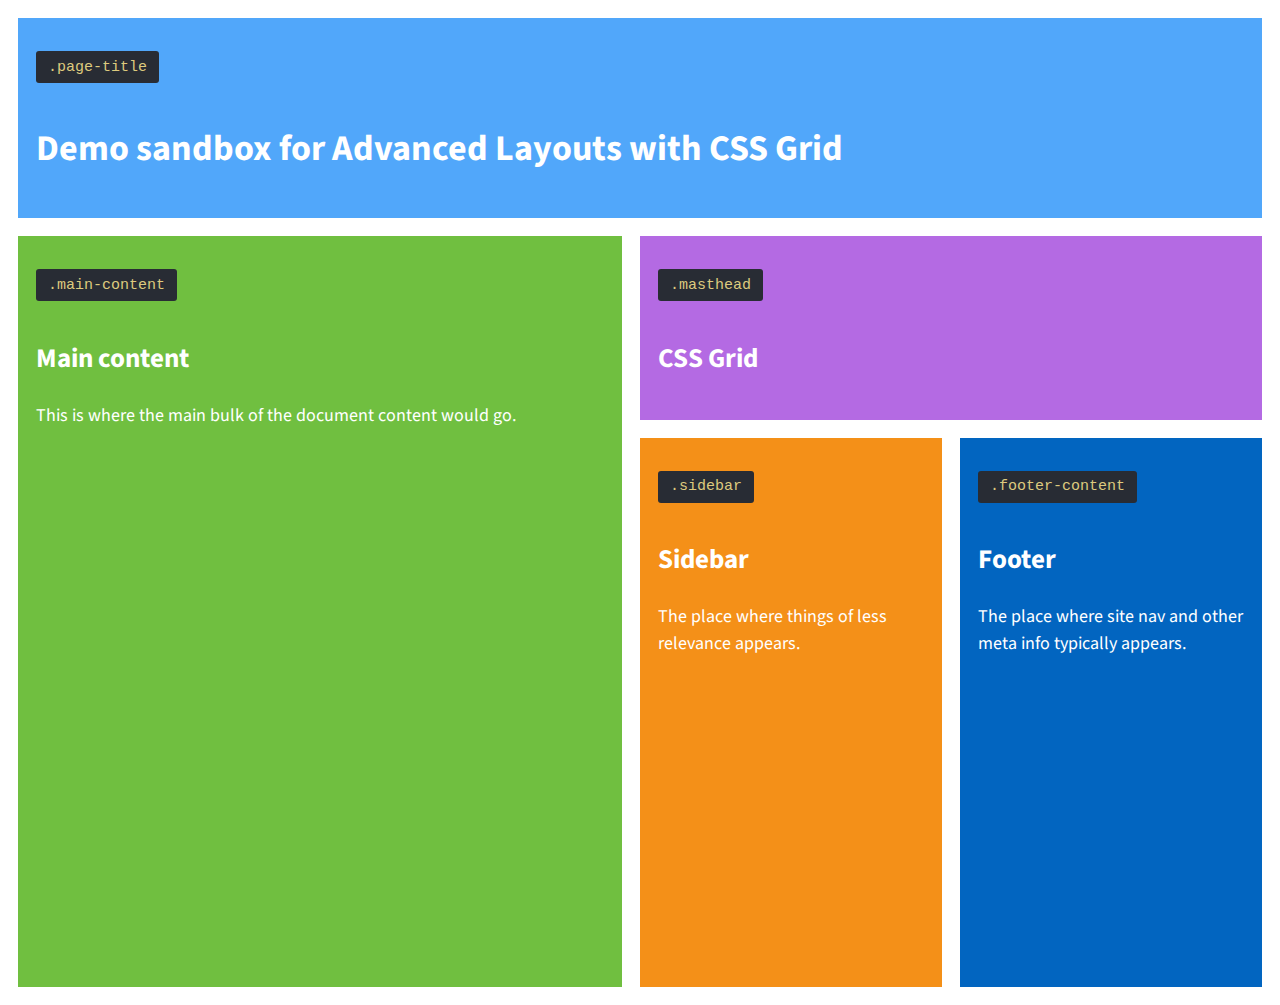
<file: 01-core-principles/index.html>
<!DOCTYPE html>
<html lang="en-US">
	<head>
		<meta charset="UTF-8" />
		<meta name="viewport" content="width=device-width, initial-scale=1" />
		<title>Basic Grid Demo</title>
		<link
			href="https://fonts.googleapis.com/css?family=PT+Serif:400,400i,700,700i|Source+Sans+Pro:400,400i,600,600i"
			rel="stylesheet"
		/>
		<link rel="stylesheet" href="style-main.css" type="text/css" media="all" />
		<link rel="stylesheet" href="style-grid.css" type="text/css" media="all" />
	</head>

	<body class="site">
		<a class="skip-link screen-reader-text" href="#content">Skip to content</a>

		<header class="masthead">
			<code class="identifier"><pre>.masthead</pre></code>
			<h2>CSS Grid</h2>
		</header>
		<!-- .masthead -->

		<div class="page-title">
			<code class="identifier"><pre>.page-title</pre></code>
			<h1>Demo sandbox for Advanced Layouts with CSS Grid</h1>
		</div>
		<!-- .page-title -->

		<main id="content" class="main-content">
			<code class="identifier"><pre>.main-content</pre></code>
			<h2>Main content</h2>
			<p>This is where the main bulk of the document content would go.</p>
		</main>
		<!-- #content .main-content -->

		<aside class="sidebar">
			<code class="identifier"><pre>.sidebar</pre></code>
			<h2>Sidebar</h2>
			<p>The place where things of less relevance appears.</p>
		</aside>
		<!-- .sidebar -->

		<footer class="footer-content">
			<code class="identifier"><pre>.footer-content</pre></code>
			<h2>Footer</h2>
			<p>
				<span class="bg"
					>The place where site nav and other meta info typically appears.</span
				>
			</p>
		</footer>
		<!-- .footer-content -->
	</body>
</html>
</file>
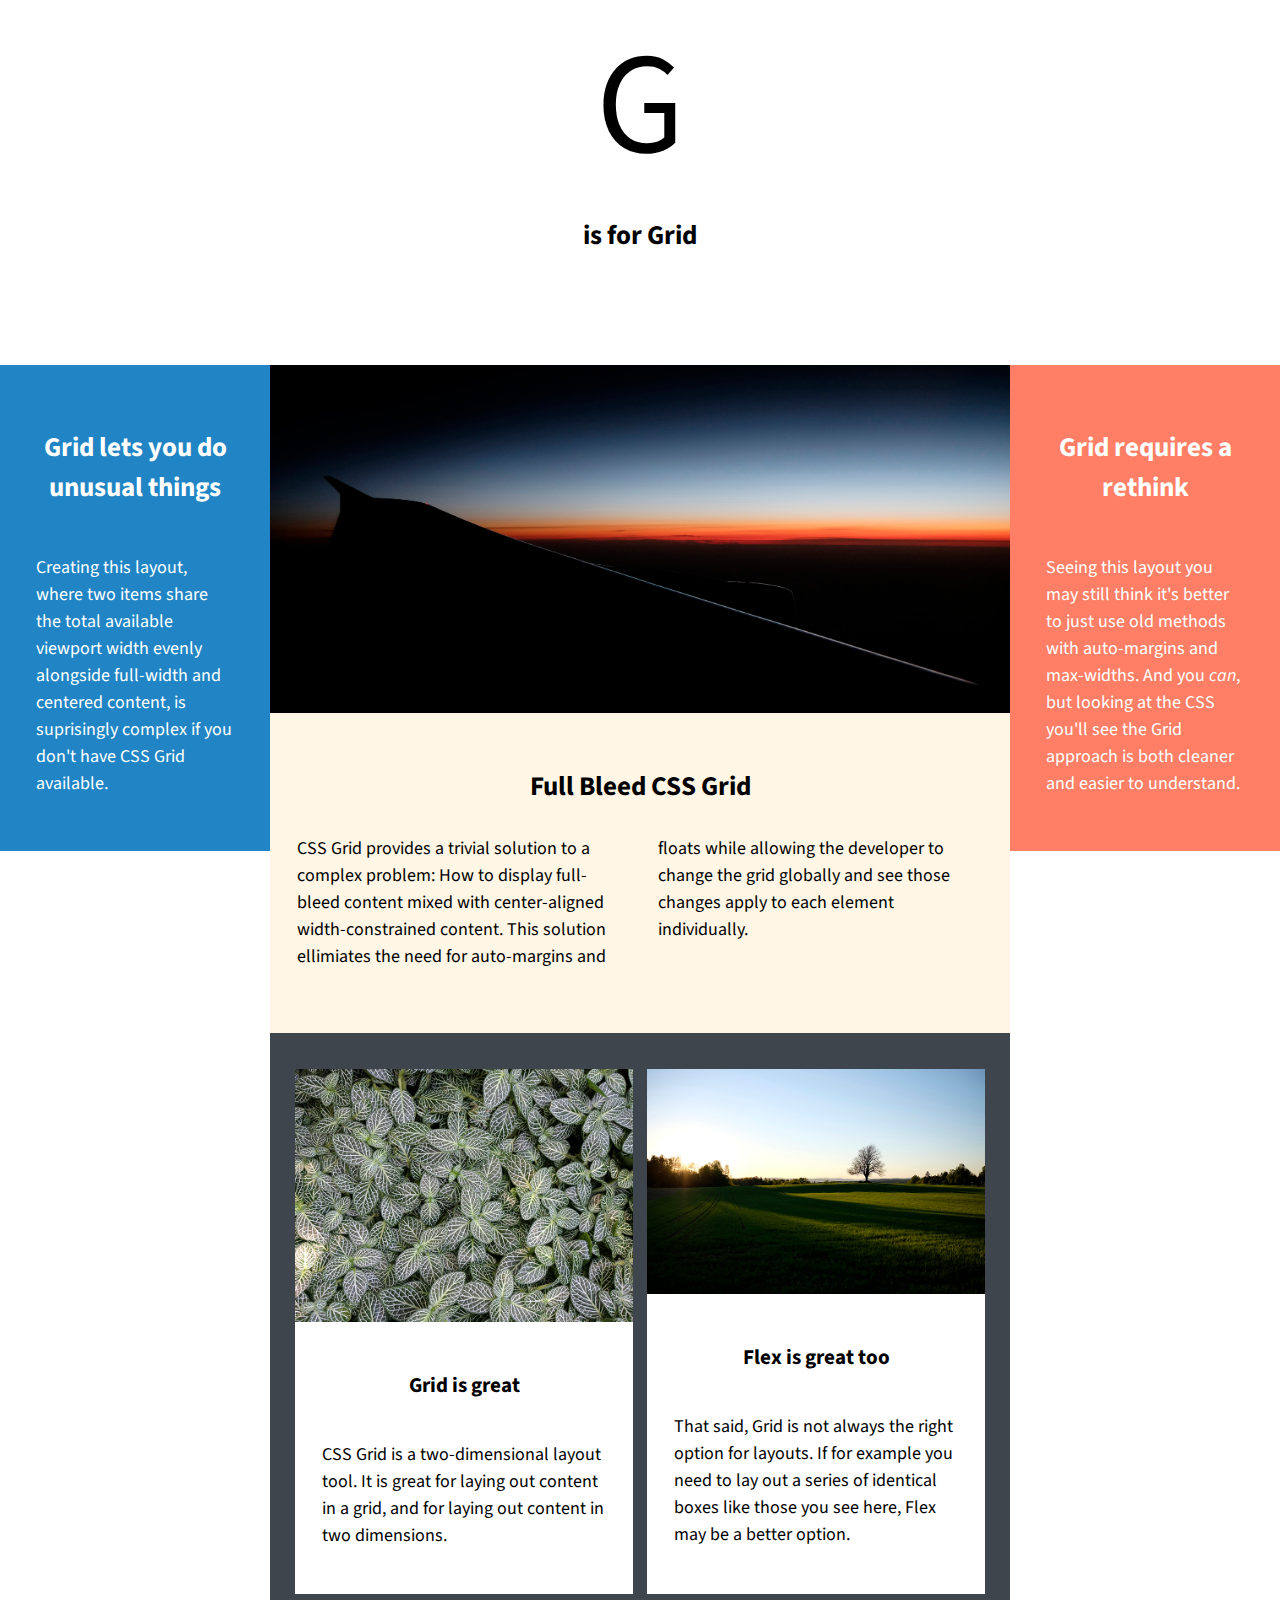
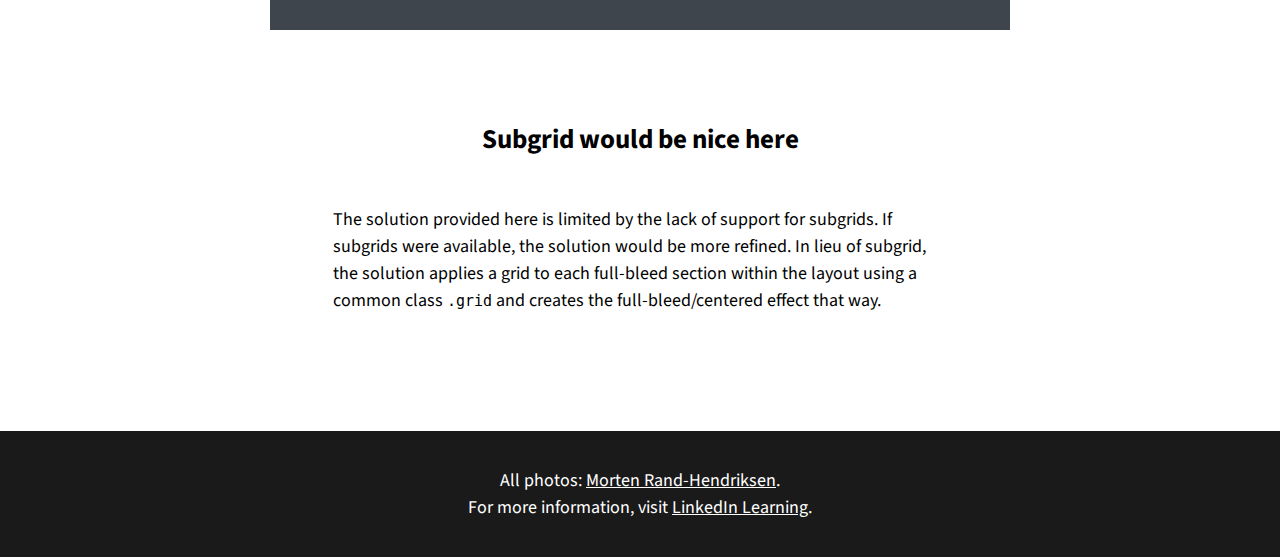
<file: 03-multi-column-layout/index.html>
<!DOCTYPE html>
<html lang="en-US">

<head>
    <meta charset="UTF-8">
    <meta name="viewport" content="width=device-width, initial-scale=1">
    <title>Basic Grid Demo</title>
    <link href="https://fonts.googleapis.com/css?family=PT+Serif:400,400i,700,700i|Source+Sans+Pro:400,400i,600,600i" rel="stylesheet">
    <link rel="stylesheet" href="style-main.css" type="text/css" media="all">
</head>

<body class="site">
    <a class="skip-link screen-reader-text" href="#content">Skip to content</a>

    <header class="masthead">
        <div class="logo">G</div>
        <h2 class="site-title">is for Grid</h2>
    </header><!-- .masthead -->

    <figure class="feature">
        <img src="images/wing.jpg" alt="The sun sets behind the wing of an airliner.">
    </figure>

    <main id="content" class="main-area">
        <section class="splash">
            <div class="splash-content">
                <h2 class="content-title">Full Bleed CSS Grid</h2>
                <div class="splash-text">
                    <p>CSS Grid provides a trivial solution to a complex problem: How to display full-bleed content mixed with center-aligned width-constrained content. This solution ellimiates the need for auto-margins and floats while allowing the developer to change the grid globally and see those changes apply to each element individually.</p>
                </div><!-- .splash-text -->
            </div><!-- .splash-content -->
        </section><!-- .splash -->

        <section class="buckets">
            <ul>
                <li>
                    <img src="images/nerve.jpg" alt="The leaves of a Nerve Plant.">
                    <div class="bucket">
                        <h3 class="bucket-title">Grid is great</h3>
                        <p>CSS Grid is a two-dimensional layout tool. It is great for laying out content in a grid, and for laying out content in two dimensions.</p>
                    </div><!-- .bucket -->
                </li>
                <li>
                    <img src="images/tree.jpg" alt="A solitary tree in a field.">
                    <div class="bucket">
                        <h3 class="bucket-title">Flex is great too</h3>
                        <p>That said, Grid is not always the right option for layouts. If for example you need to lay out a series of identical boxes like those you see here, Flex may be a better option.</p>
                    </div><!-- .bucket -->
                </li>
            </ul>
        </section><!-- .buckets -->

        <section class="more">
            <div class="more-content">
                <h2 class="content-title">Subgrid would be nice here</h2>
                <p>The solution provided here is limited by the lack of support for subgrids. If subgrids were available, the solution would be more refined. In lieu of subgrid, the solution applies a grid to each full-bleed section within the layout using a common class <code>.grid</code> and creates the full-bleed/centered effect that way.<p>
            </div><!-- .more-content -->
        </section><!-- .more -->

    </main>

    <aside class="sidebar">
        <div class="twin">
            <h2 class="content-title">Grid lets you do unusual things</h2>
            <p>Creating this layout, where two items share the total available viewport width evenly alongside full-width and centered content, is suprisingly complex if you don't have CSS Grid available.</p>
        </div>
        <div class="twin">
            <h2 class="content-title">Grid requires a rethink</h2>
            <p>Seeing this layout you may still think it's better to just use old methods with auto-margins and max-widths. And you <em>can</em>, but looking at the CSS you'll see the Grid approach is both cleaner and easier to understand.</p>
        </div>
    </aside><!-- .sidebar -->

    <footer class="colophon">
		<aside>All photos: <a href="https://twitter.com/mor10" target="_blank" rel="nofollow">Morten Rand-Hendriksen</a>.</aside>
        <aside>For more information, visit <a href="https://linkedin.com/learning" target="_blank" rel="nofollow">LinkedIn Learning</a>.</aside>
    </footer>

</body>

</html>
</file>
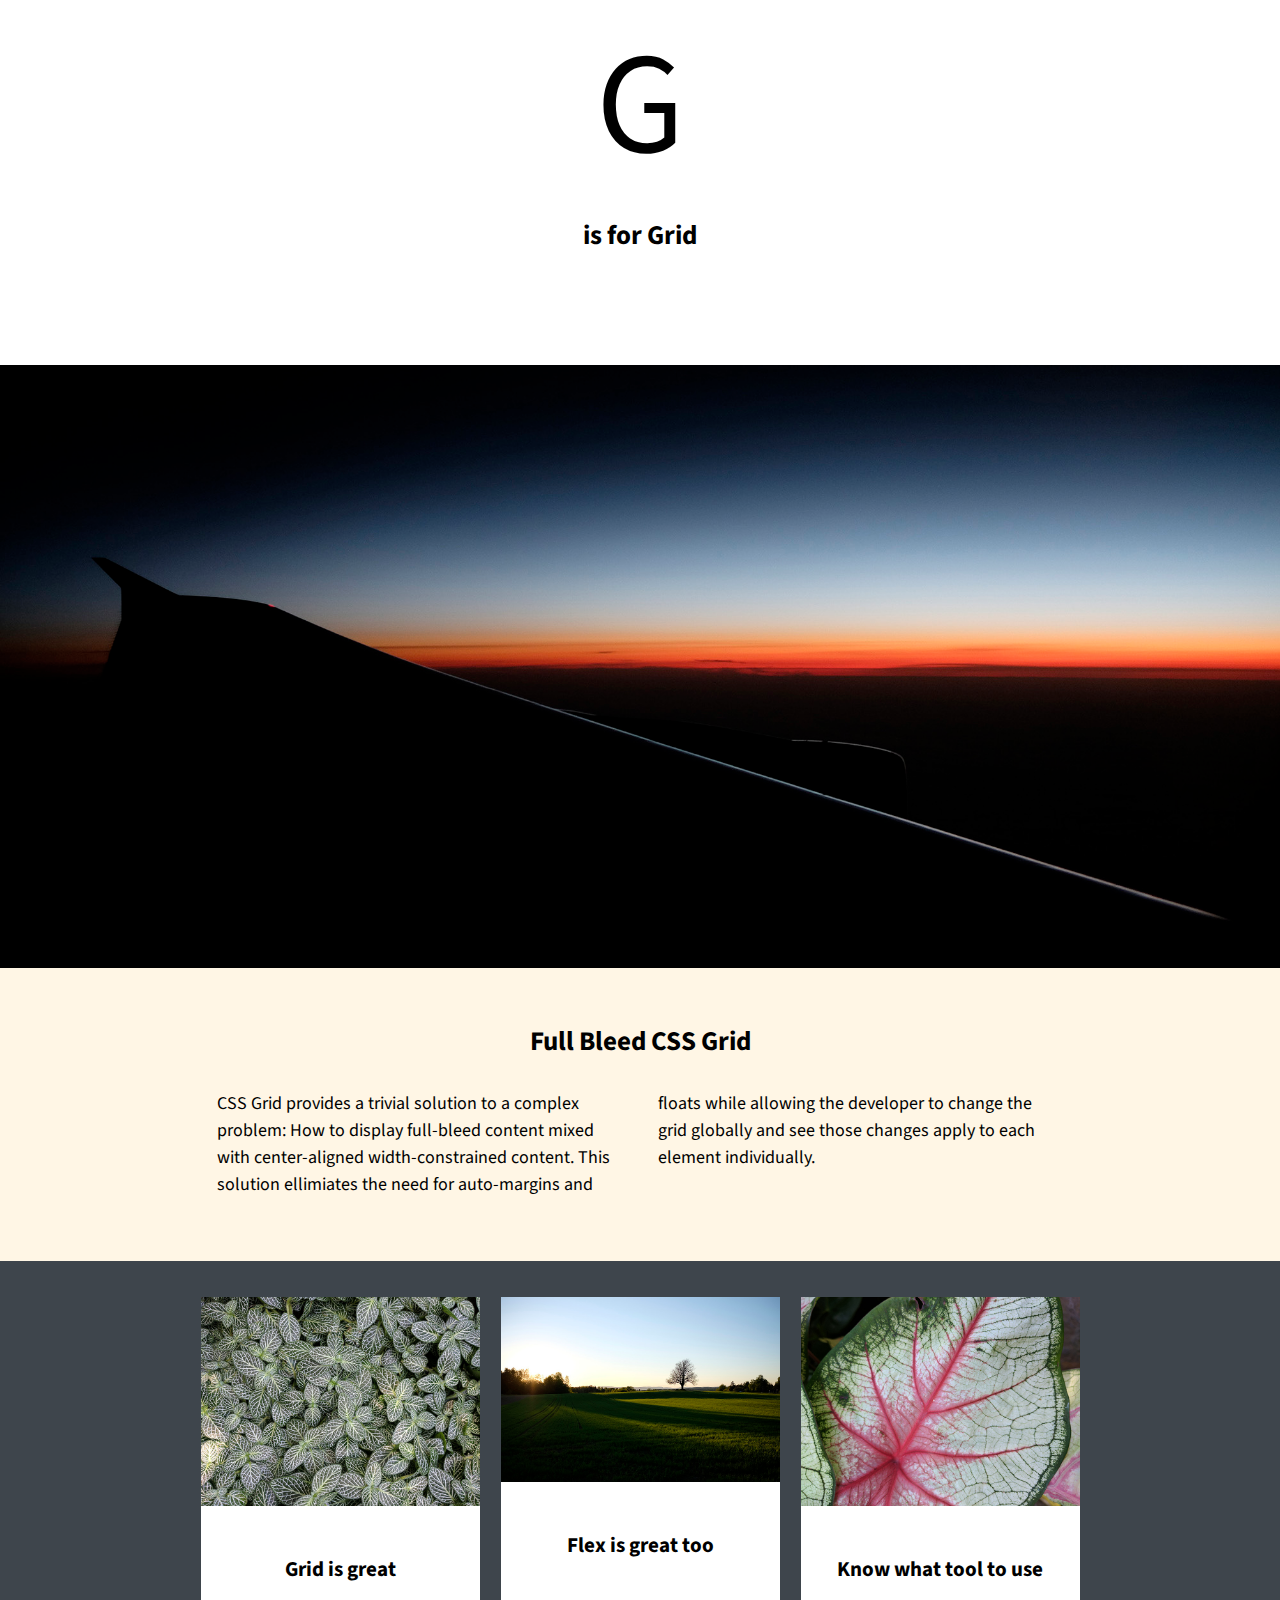
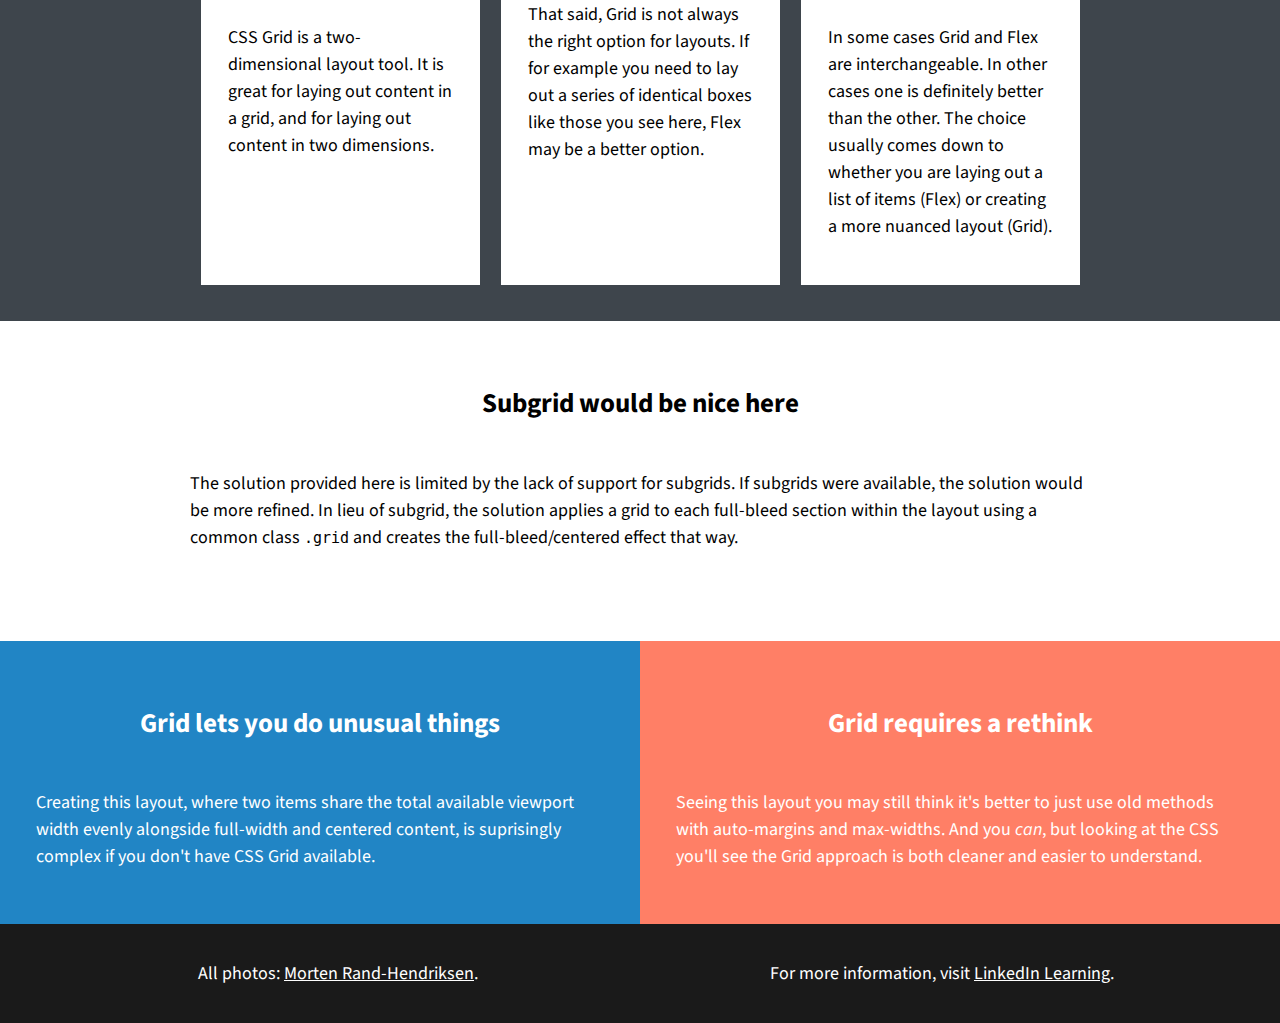
<file: 04-single-column-layout/index.html>
<!DOCTYPE html>
<html lang="en-US">

<head>
    <meta charset="UTF-8">
    <meta name="viewport" content="width=device-width, initial-scale=1">
    <title>Basic Grid Demo</title>
    <link href="https://fonts.googleapis.com/css?family=PT+Serif:400,400i,700,700i|Source+Sans+Pro:400,400i,600,600i" rel="stylesheet">
    <link rel="stylesheet" href="style-main.css" type="text/css" media="all">
</head>

<body class="site">
    <a class="skip-link screen-reader-text" href="#content">Skip to content</a>

    <header class="masthead">
        <div class="logo">G</div>
        <h2 class="site-title">is for Grid</h2>
        <img src="images/wing.jpg" alt="The sun sets behind the wing of an airliner.">
    </header><!-- .masthead -->

    <main id="content" class="main-area">
        <section class="splash">
            <div class="splash-content">
                <h2 class="content-title">Full Bleed CSS Grid</h2>
                <div class="splash-text">
                    <p>CSS Grid provides a trivial solution to a complex problem: How to display full-bleed content mixed with center-aligned width-constrained content. This solution ellimiates the need for auto-margins and floats while allowing the developer to change the grid globally and see those changes apply to each element individually.</p>
                </div><!-- .splash-text -->
            </div><!-- .splash-content -->
        </section><!-- .splash -->

        <section class="buckets">
            <ul>
                <li>
                    <img src="images/nerve.jpg" alt="The leaves of a Nerve Plant.">
                    <div class="bucket">
                        <h3 class="bucket-title">Grid is great</h3>
                        <p>CSS Grid is a two-dimensional layout tool. It is great for laying out content in a grid, and for laying out content in two dimensions.</p>
                    </div><!-- .bucket -->
                </li>
                <li>
                    <img src="images/tree.jpg" alt="A solitary tree in a field.">
                    <div class="bucket">
                        <h3 class="bucket-title">Flex is great too</h3>
                        <p>That said, Grid is not always the right option for layouts. If for example you need to lay out a series of identical boxes like those you see here, Flex may be a better option.</p>
                    </div><!-- .bucket -->
                </li>
                <li>
                    <img src="images/lines.jpg" alt="The leaf of a tropical plant.">
                    <div class="bucket">
                        <h3 class="bucket-title">Know what tool to use</h3>
                        <p>In some cases Grid and Flex are interchangeable. In other cases one is definitely better than the other. The choice usually comes down to whether you are laying out a list of items (Flex) or creating a more nuanced layout (Grid).</p>
                    </div><!-- .bucket -->
                </li>
            </ul>
        </section><!-- .buckets -->

        <section class="more">
            <div class="more-content">
                <h2 class="content-title">Subgrid would be nice here</h2>
                <p>The solution provided here is limited by the lack of support for subgrids. If subgrids were available, the solution would be more refined. In lieu of subgrid, the solution applies a grid to each full-bleed section within the layout using a common class <code>.grid</code> and creates the full-bleed/centered effect that way.<p>
            </div><!-- .more-content -->
        </section><!-- .more -->

        <section class="twins">
            <div class="twin">
                <h2 class="content-title">Grid lets you do unusual things</h2>
                <p>Creating this layout, where two items share the total available viewport width evenly alongside full-width and centered content, is suprisingly complex if you don't have CSS Grid available.</p>
            </div>
            <div class="twin">
                <h2 class="content-title">Grid requires a rethink</h2>
                <p>Seeing this layout you may still think it's better to just use old methods with auto-margins and max-widths. And you <em>can</em>, but looking at the CSS you'll see the Grid approach is both cleaner and easier to understand.</p>
            </div>
        </section><!-- .twins -->
    </main>

    <footer class="colophon">
		<aside>All photos: <a href="https://twitter.com/mor10" target="_blank" rel="nofollow">Morten Rand-Hendriksen</a>.</aside>
        <aside>For more information, visit <a href="https://linkedin.com/learning" target="_blank" rel="nofollow">LinkedIn Learning</a>.</aside>
    </footer>

</body>

</html>
</file>
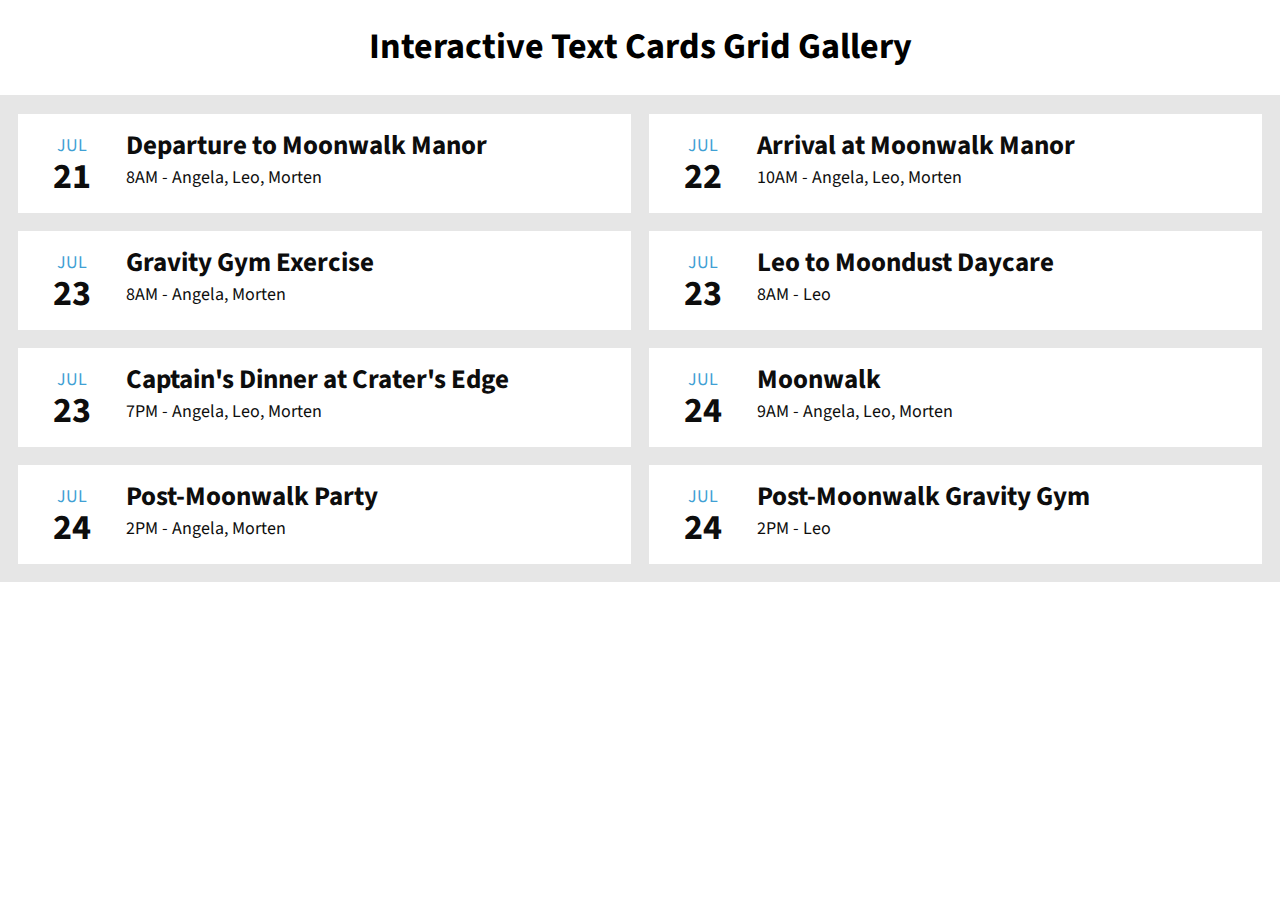
<file: 05-various-card-layouts/example-a/index.html>
<!DOCTYPE html>
<html lang="en-US">

<head>
    <meta charset="UTF-8">
    <meta name="viewport" content="width=device-width, initial-scale=1">
    <title>Text Cards Gallery</title>
    <link href="https://fonts.googleapis.com/css?family=PT+Serif:400,400i,700,700i|Source+Sans+Pro:400,400i,600,600i" rel="stylesheet">
    <link rel="stylesheet" href="style-main.css" type="text/css" media="all">
</head>

<body class="site">
    <a class="skip-link screen-reader-text" href="#content">Skip to content</a>

    <header class="masthead">
        <h1 class="site-title">Interactive Text Cards Grid Gallery</h1>
    </header><!-- .masthead -->

    <main id="content" class="main-area">
        <ul class="cards">
            <li class="card">
                <a href="#">
                    <time class="time" datetime="2017-07-21T08:00">
                        <div class="month">Jul</div>
                        <div class="date">21</div>
                    </time>
                    <h2>Departure to Moonwalk Manor</h2>
                    <div class="meta"><time>8AM</time> - Angela, Leo, Morten</div>
                </a>
            </li>
            <li class="card">
                <a href="#">
                    <time class="time" datetime="2017-07-22T10:00">
                        <div class="month">Jul</div>
                        <div class="date">22</div>
                    </time>
                    <h2>Arrival at Moonwalk Manor</h2>
                    <div class="meta"><time>10AM</time> - Angela, Leo, Morten</div>
                </a>
            </li>
            <li class="card">
                <a href="#">
                    <time class="time" datetime="2017-07-23T08:00">
                        <div class="month">Jul</div>
                        <div class="date">23</div>
                    </time>
                    <h2>Gravity Gym Exercise</h2>
                    <div class="meta"><time>8AM</time> - Angela, Morten</div>
                </a>
            </li>
            <li class="card">
                <a href="#">
                    <time class="time" datetime="2017-07-23T08:00">
                        <div class="month">Jul</div>
                        <div class="date">23</div>
                    </time>
                    <h2>Leo to Moondust Daycare</h2>
                    <div class="meta"><time>8AM</time> - Leo</div>
                </a>
            </li>
            <li class="card">
                <a href="#">
                    <time class="time" datetime="2017-07-23T19:00">
                        <div class="month">Jul</div>
                        <div class="date">23</div>
                    </time>
                    <h2>Captain's Dinner at Crater's Edge</h2>
                    <div class="meta"><time>7PM</time> - Angela, Leo, Morten</div>
                </a>
            </li>
            <li class="card">
                <a href="#">
                    <time class="time" datetime="2017-07-24T09:00">
                        <div class="month">Jul</div>
                        <div class="date">24</div>
                    </time>
                    <h2>Moonwalk</h2>
                    <div class="meta"><time>9AM</time> - Angela, Leo, Morten</div>
                </a>
            </li>
            <li class="card">
                <a href="#">
                    <time class="time" datetime="2017-07-24T14:00">
                        <div class="month">Jul</div>
                        <div class="date">24</div>
                    </time>
                    <h2>Post-Moonwalk Party</h2>
                    <div class="meta"><time>2PM</time> - Angela, Morten</div>
                </a>
            </li>
            <li class="card">
                <a href="#">
                    <time class="time" datetime="2017-06-24T14:00">
                        <div class="month">Jul</div>
                        <div class="date">24</div>
                    </time>
                    <h2>Post-Moonwalk Gravity Gym</h2>
                    <div class="meta"><time>2PM</time> - Leo</div>
                </a>
            </li>

        </ul>
    </main>

</body>

</html>
</file>
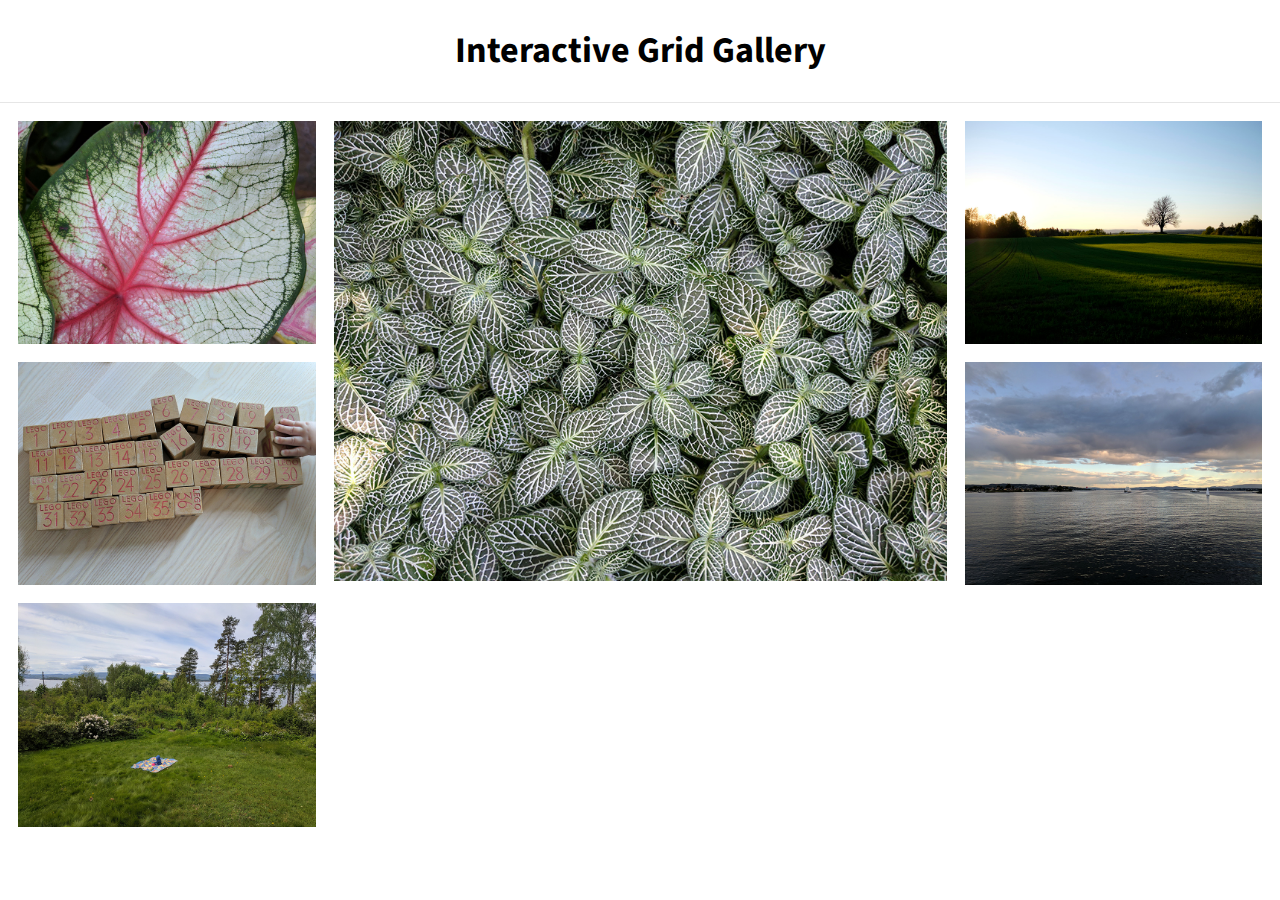
<file: 05-various-card-layouts/example-b/index.html>
<!DOCTYPE html>
<html lang="en-US">
	<head>
		<meta charset="UTF-8" />
		<meta name="viewport" content="width=device-width, initial-scale=1" />
		<title>Basic Grid Demo</title>
		<link
			href="https://fonts.googleapis.com/css?family=PT+Serif:400,400i,700,700i|Source+Sans+Pro:400,400i,600,600i"
			rel="stylesheet"
		/>
		<link rel="stylesheet" href="style-main.css" type="text/css" media="all" />
	</head>

	<body class="site">
		<a class="skip-link screen-reader-text" href="#content">Skip to content</a>

		<header class="masthead">
			<h1 class="site-title">Interactive Grid Gallery</h1>
		</header>
		<!-- .masthead -->

		<main id="content" class="main-area">
			<ul class="cards">
				<li class="card">
					<a href="#">
						<figure class="card">
							<img src="images/lines.jpg" alt="Lines on a tropical leaf." />
							<figcaption class="caption">
								<h3 class="caption-title">Lines of Growth</h3>
							</figcaption>
						</figure>
					</a>
				</li>
				<li class="card double">
					<a href="#">
						<figure class="card">
							<img src="images/nerve.jpg" alt="Leaves of the Nerve Plant." />
							<figcaption class="caption">
								<h3 class="caption-title">Pattern Recognition</h3>
							</figcaption>
						</figure>
					</a>
				</li>
				<li class="card">
					<a href="#">
						<figure class="card">
							<img
								src="images/tree-crop.jpg"
								alt="The silhouette of a tree during sundown."
							/>
							<figcaption class="caption">
								<h3 class="caption-title">In the Field</h3>
							</figcaption>
						</figure>
					</a>
				</li>
				<li class="card">
					<a href="#">
						<figure class="card">
							<img
								src="images/blocks.jpg"
								alt="Classic wooden letter blocks."
							/>
							<figcaption class="caption">
								<h3 class="caption-title">Spelling the Future</h3>
							</figcaption>
						</figure>
					</a>
				</li>
				<li class="card">
					<a href="#">
						<figure class="card">
							<img src="images/fjord.jpg" alt="Sundown over the Oslo fjord." />
							<figcaption class="caption">
								<h3 class="caption-title">Water, Earth, and Sky</h3>
							</figcaption>
						</figure>
					</a>
				</li>
				<li class="card">
					<a href="#">
						<figure class="card">
							<img
								src="images/grass.jpg"
								alt="A baby sits on a carpet in the grass."
							/>
							<figcaption class="caption">
								<h3 class="caption-title">Flying Carpet</h3>
							</figcaption>
						</figure>
					</a>
				</li>
			</ul>
		</main>
	</body>
</html>
</file>
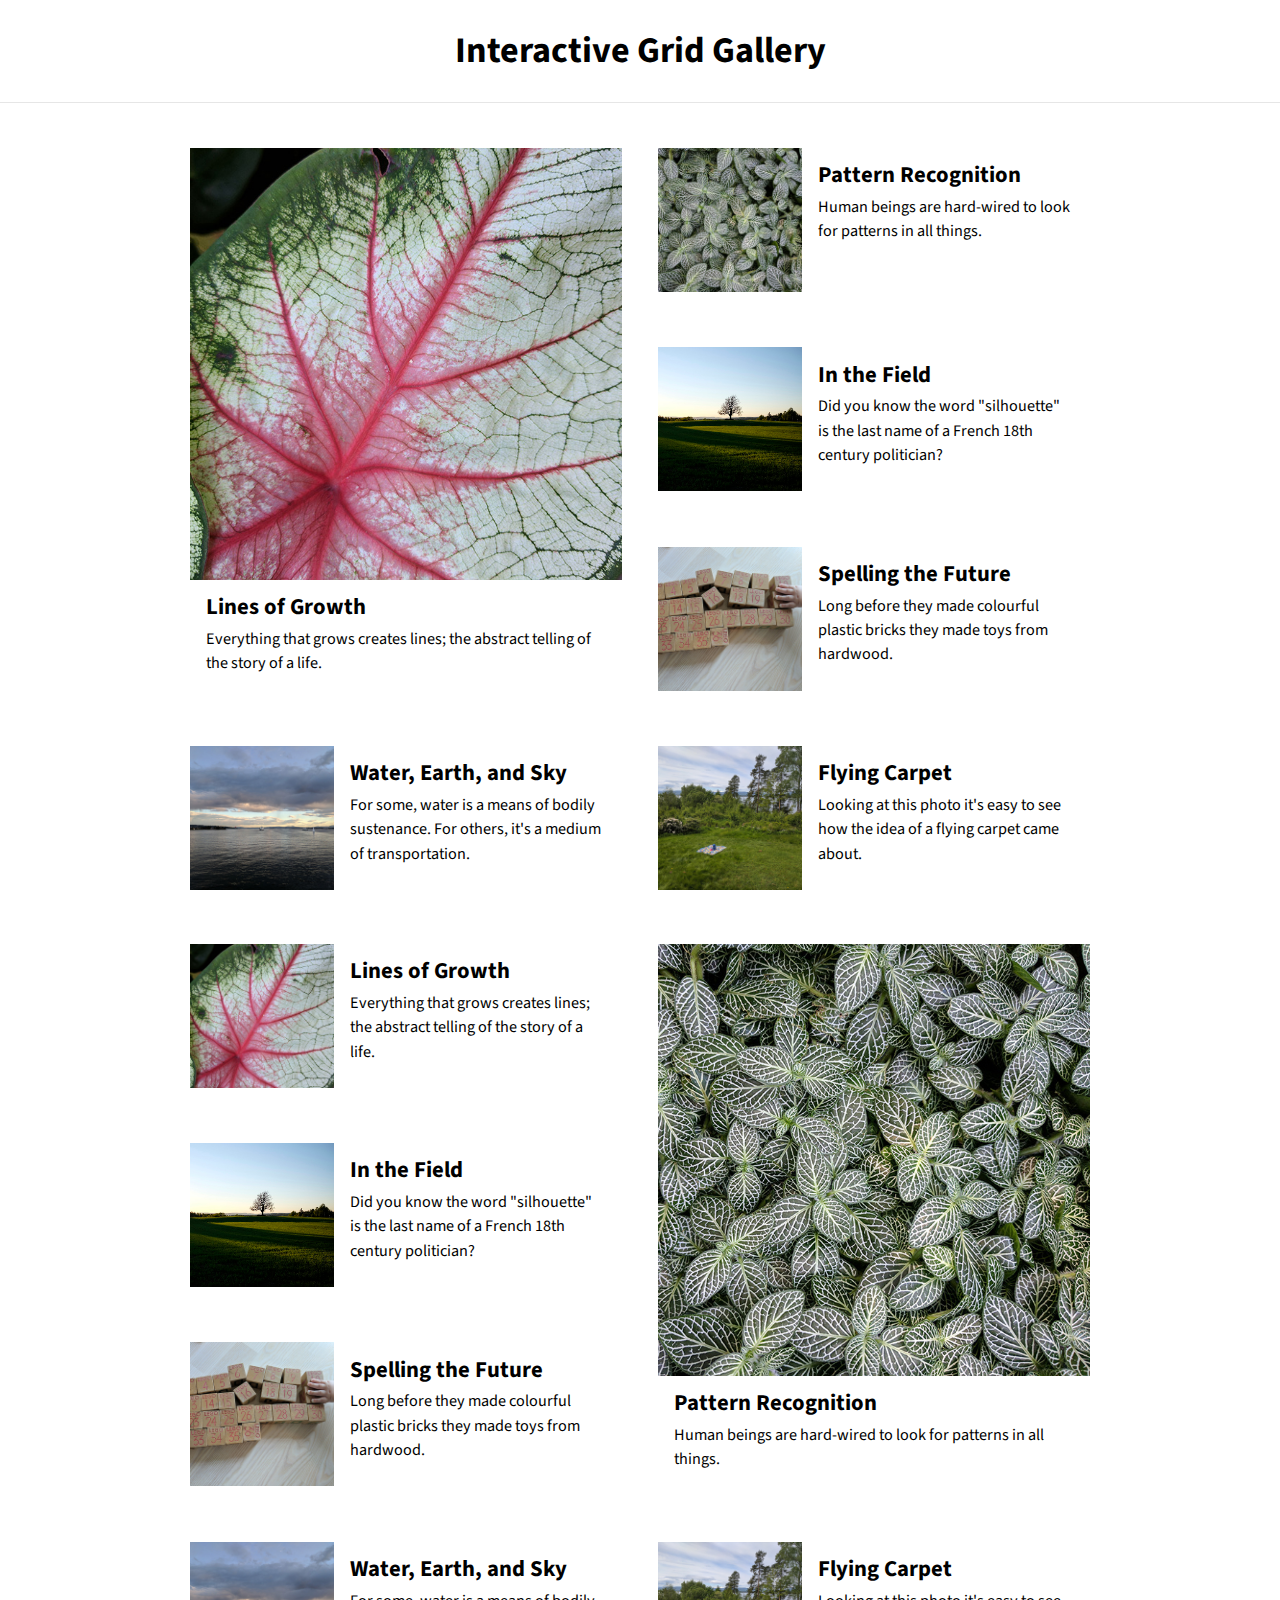
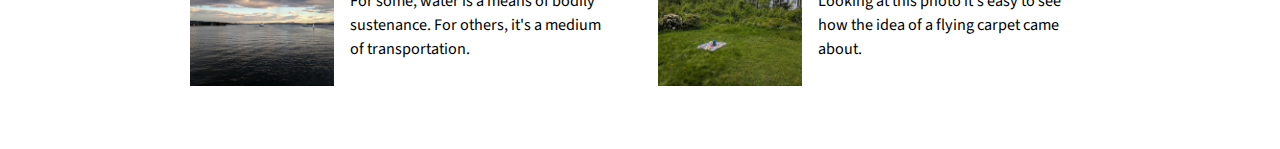
<file: 05-various-card-layouts/example-c/index.html>
<!DOCTYPE html>
<html lang="en-US">

<head>
    <meta charset="UTF-8">
    <meta name="viewport" content="width=device-width, initial-scale=1">
    <title>Basic Grid Demo</title>
    <link href="https://fonts.googleapis.com/css?family=PT+Serif:400,400i,700,700i|Source+Sans+Pro:400,400i,600,600i" rel="stylesheet">
    <link rel="stylesheet" href="style-main.css" type="text/css" media="all">
</head>

<body class="site">
    <a class="skip-link screen-reader-text" href="#content">Skip to content</a>

    <header class="masthead">
        <h1 class="site-title">Interactive Grid Gallery</h1>
    </header><!-- .masthead -->

    <main id="content" class="main-area">
        <ul class="cards">
            <li class="card-item double">
                <a href="#">
                    <figure class="card">
                        <img src="images/lines.jpg" alt="Lines on a tropical leaf.">
                        <figcaption class="caption">
                            <h3 class="caption-title">Lines of Growth</h3>
							<p>Everything that grows creates lines; the abstract telling of the story of a life.</p>
                        </figcaption>
                    </figure>
                </a>
            </li>
            <li class="card-item">
                <a href="#">
                    <figure class="card">
                        <img src="images/nerve.jpg" alt="Leaves of the Nerve Plant.">
                        <figcaption class="caption">
                            <h3 class="caption-title">Pattern Recognition</h3>
							<p>Human beings are hard-wired to look for patterns in all things.</p>
                        </figcaption>
                    </figure>
                </a>
            </li>
            <li class="card-item">
                <a href="#">
                    <figure class="card">
                        <img src="images/tree.jpg" alt="The silhouette of a tree during sundown.">
                        <figcaption class="caption">
                            <h3 class="caption-title">In the Field</h3>
							<p>Did you know the word "silhouette" is the last name of a French 18th century politician?</p>
                        </figcaption>
                    </figure>
                </a>
            </li>
            <li class="card-item">
                <a href="#">
                    <figure class="card">
                        <img src="images/blocks.jpg" alt="Classic wooden letter blocks.">
                        <figcaption class="caption">
                            <h3 class="caption-title">Spelling the Future</h3>
							<p>Long before they made colourful plastic bricks they made toys from hardwood.</p>
                        </figcaption>
                    </figure>
                </a>
            </li>
            <li class="card-item">
                <a href="#">
                    <figure class="card">
                        <img src="images/fjord.jpg" alt="Sundown over the Oslo fjord.">
                        <figcaption class="caption">
                            <h3 class="caption-title">Water, Earth, and Sky</h3>
							<p>For some, water is a means of bodily sustenance. For others, it's a medium of transportation.</p>
                        </figcaption>
                    </figure>
                </a>
            </li>
            <li class="card-item">
                <a href="#">
                    <figure class="card">
                        <img src="images/grass.jpg" alt="A baby sits on a carpet in the grass.">
                        <figcaption class="caption">
                            <h3 class="caption-title">Flying Carpet</h3>
							<p>Looking at this photo it's easy to see how the idea of a flying carpet came about.</p>
                        </figcaption>
                    </figure>
                </a>
            </li>
			<li class="card-item">
                <a href="#">
                    <figure class="card">
                        <img src="images/lines.jpg" alt="Lines on a tropical leaf.">
                        <figcaption class="caption">
                            <h3 class="caption-title">Lines of Growth</h3>
							<p>Everything that grows creates lines; the abstract telling of the story of a life.</p>
                        </figcaption>
                    </figure>
                </a>
            </li>
            <li class="card-item double">
                <a href="#">
                    <figure class="card">
                        <img src="images/nerve.jpg" alt="Leaves of the Nerve Plant.">
                        <figcaption class="caption">
                            <h3 class="caption-title">Pattern Recognition</h3>
							<p>Human beings are hard-wired to look for patterns in all things.</p>
                        </figcaption>
                    </figure>
                </a>
            </li>
            <li class="card-item">
                <a href="#">
                    <figure class="card">
                        <img src="images/tree.jpg" alt="The silhouette of a tree during sundown.">
                        <figcaption class="caption">
                            <h3 class="caption-title">In the Field</h3>
							<p>Did you know the word "silhouette" is the last name of a French 18th century politician?</p>
                        </figcaption>
                    </figure>
                </a>
            </li>
            <li class="card-item">
                <a href="#">
                    <figure class="card">
                        <img src="images/blocks.jpg" alt="Classic wooden letter blocks.">
                        <figcaption class="caption">
                            <h3 class="caption-title">Spelling the Future</h3>
							<p>Long before they made colourful plastic bricks they made toys from hardwood.</p>
                        </figcaption>
                    </figure>
                </a>
            </li>
            <li class="card-item">
                <a href="#">
                    <figure class="card">
                        <img src="images/fjord.jpg" alt="Sundown over the Oslo fjord.">
                        <figcaption class="caption">
                            <h3 class="caption-title">Water, Earth, and Sky</h3>
							<p>For some, water is a means of bodily sustenance. For others, it's a medium of transportation.</p>
                        </figcaption>
                    </figure>
                </a>
            </li>
            <li class="card-item">
                <a href="#">
                    <figure class="card">
                        <img src="images/grass.jpg" alt="A baby sits on a carpet in the grass.">
                        <figcaption class="caption">
                            <h3 class="caption-title">Flying Carpet</h3>
							<p>Looking at this photo it's easy to see how the idea of a flying carpet came about.</p>
                        </figcaption>
                    </figure>
                </a>
            </li>

        </ul>
    </main>


</body>

</html>
</file>
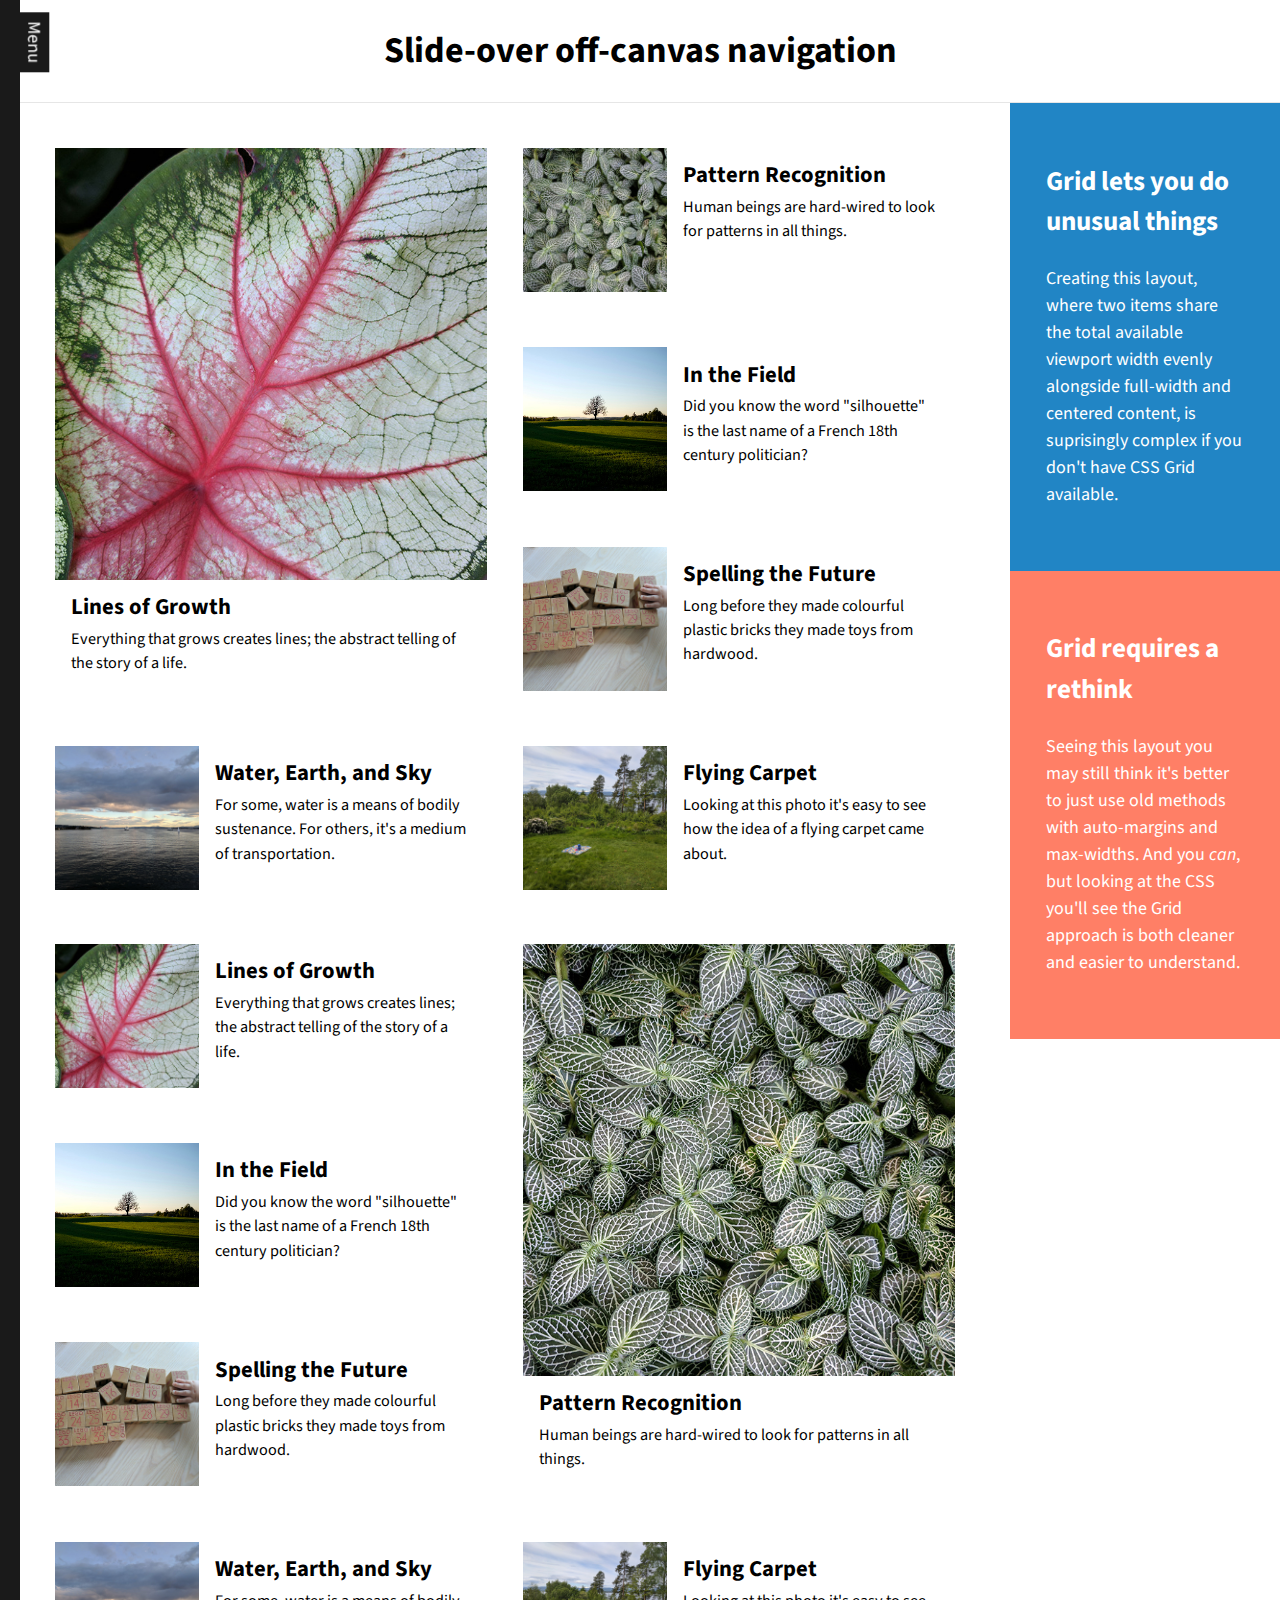
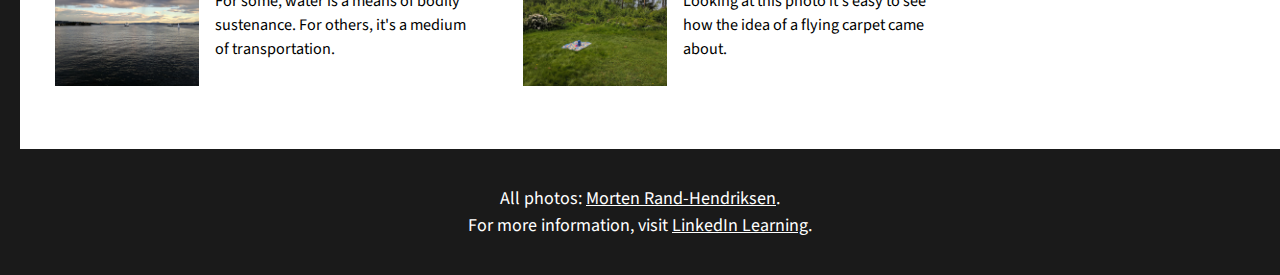
<file: 06-accessible-off-screen-nav-layouts/example-a/index.html>
<!DOCTYPE html>
<html lang="en-US">

<head>
    <meta charset="UTF-8">
    <meta name="viewport" content="width=device-width, initial-scale=1">
    <title>Slide-over off-canvas navigation with CSS Grid</title>
    <link href="https://fonts.googleapis.com/css?family=PT+Serif:400,400i,700,700i|Source+Sans+Pro:400,400i,600,600i" rel="stylesheet">
    <link rel="stylesheet" href="style-main.css" type="text/css" media="all">
	<script src="functions.js" defer></script>
</head>

<body class="site">
    <a class="skip-link screen-reader-text" href="#content">Skip to content</a>

    <header class="masthead">
        <h1 class="site-title">Slide-over off-canvas navigation</h1>
    </header><!-- .masthead -->

	<section class="main-nav">
		<button class="trigger" aria-expanded="false">Menu<span class="screen-reader-text">Reveal menu</span></button>

		<nav>
			<ul>
				<li><a href="#">Home</a></li>
				<li><a href="#">About</a></li>
				<li><a href="#">Resources</a></li>
				<li><a href="#">Tutorials</a></li>
				<li><a href="#">Contact</a></li>
			</ul>
		</nav>
	</section><!-- .main-nav -->

    <main id="content" class="main-area">
        <ul class="cards">
            <li class="card-item double">
                <a href="#">
                    <figure class="card">
                        <img src="images/lines.jpg" alt="Lines on a tropical leaf.">
                        <figcaption class="caption">
                            <h3 class="caption-title">Lines of Growth</h3>
							<p>Everything that grows creates lines; the abstract telling of the story of a life.</p>
                        </figcaption>
                    </figure>
                </a>
            </li>
            <li class="card-item">
                <a href="#">
                    <figure class="card">
                        <img src="images/nerve.jpg" alt="Leaves of the Nerve Plant.">
                        <figcaption class="caption">
                            <h3 class="caption-title">Pattern Recognition</h3>
							<p>Human beings are hard-wired to look for patterns in all things.</p>
                        </figcaption>
                    </figure>
                </a>
            </li>
            <li class="card-item">
                <a href="#">
                    <figure class="card">
                        <img src="images/tree.jpg" alt="The silhouette of a tree during sundown.">
                        <figcaption class="caption">
                            <h3 class="caption-title">In the Field</h3>
							<p>Did you know the word "silhouette" is the last name of a French 18th century politician?</p>
                        </figcaption>
                    </figure>
                </a>
            </li>
            <li class="card-item">
                <a href="#">
                    <figure class="card">
                        <img src="images/blocks.jpg" alt="Classic wooden letter blocks.">
                        <figcaption class="caption">
                            <h3 class="caption-title">Spelling the Future</h3>
							<p>Long before they made colourful plastic bricks they made toys from hardwood.</p>
                        </figcaption>
                    </figure>
                </a>
            </li>
            <li class="card-item">
                <a href="#">
                    <figure class="card">
                        <img src="images/fjord.jpg" alt="Sundown over the Oslo fjord.">
                        <figcaption class="caption">
                            <h3 class="caption-title">Water, Earth, and Sky</h3>
							<p>For some, water is a means of bodily sustenance. For others, it's a medium of transportation.</p>
                        </figcaption>
                    </figure>
                </a>
            </li>
            <li class="card-item">
                <a href="#">
                    <figure class="card">
                        <img src="images/grass.jpg" alt="A baby sits on a carpet in the grass.">
                        <figcaption class="caption">
                            <h3 class="caption-title">Flying Carpet</h3>
							<p>Looking at this photo it's easy to see how the idea of a flying carpet came about.</p>
                        </figcaption>
                    </figure>
                </a>
            </li>
			<li class="card-item">
                <a href="#">
                    <figure class="card">
                        <img src="images/lines.jpg" alt="Lines on a tropical leaf.">
                        <figcaption class="caption">
                            <h3 class="caption-title">Lines of Growth</h3>
							<p>Everything that grows creates lines; the abstract telling of the story of a life.</p>
                        </figcaption>
                    </figure>
                </a>
            </li>
            <li class="card-item double">
                <a href="#">
                    <figure class="card">
                        <img src="images/nerve.jpg" alt="Leaves of the Nerve Plant.">
                        <figcaption class="caption">
                            <h3 class="caption-title">Pattern Recognition</h3>
							<p>Human beings are hard-wired to look for patterns in all things.</p>
                        </figcaption>
                    </figure>
                </a>
            </li>
            <li class="card-item">
                <a href="#">
                    <figure class="card">
                        <img src="images/tree.jpg" alt="The silhouette of a tree during sundown.">
                        <figcaption class="caption">
                            <h3 class="caption-title">In the Field</h3>
							<p>Did you know the word "silhouette" is the last name of a French 18th century politician?</p>
                        </figcaption>
                    </figure>
                </a>
            </li>
            <li class="card-item">
                <a href="#">
                    <figure class="card">
                        <img src="images/blocks.jpg" alt="Classic wooden letter blocks.">
                        <figcaption class="caption">
                            <h3 class="caption-title">Spelling the Future</h3>
							<p>Long before they made colourful plastic bricks they made toys from hardwood.</p>
                        </figcaption>
                    </figure>
                </a>
            </li>
            <li class="card-item">
                <a href="#">
                    <figure class="card">
                        <img src="images/fjord.jpg" alt="Sundown over the Oslo fjord.">
                        <figcaption class="caption">
                            <h3 class="caption-title">Water, Earth, and Sky</h3>
							<p>For some, water is a means of bodily sustenance. For others, it's a medium of transportation.</p>
                        </figcaption>
                    </figure>
                </a>
            </li>
            <li class="card-item">
                <a href="#">
                    <figure class="card">
                        <img src="images/grass.jpg" alt="A baby sits on a carpet in the grass.">
                        <figcaption class="caption">
                            <h3 class="caption-title">Flying Carpet</h3>
							<p>Looking at this photo it's easy to see how the idea of a flying carpet came about.</p>
                        </figcaption>
                    </figure>
                </a>
            </li>

        </ul>
    </main>

	<section class="sidebar">
		<aside class="twin">
			<h2 class="content-title">Grid lets you do unusual things</h2>
			<p>Creating this layout, where two items share the total available viewport width evenly alongside full-width and centered content, is suprisingly complex if you don't have CSS Grid available.</p>
		</aside>
		<aside class="twin">
			<h2 class="content-title">Grid requires a rethink</h2>
			<p>Seeing this layout you may still think it's better to just use old methods with auto-margins and max-widths. And you <em>can</em>, but looking at the CSS you'll see the Grid approach is both cleaner and easier to understand.</p>
		</aside>
	</section><!-- .twins -->

	<footer class="colophon">
		<aside>All photos: <a href="https://twitter.com/mor10" target="_blank" rel="nofollow">Morten Rand-Hendriksen</a>.</aside>
        <aside>For more information, visit <a href="https://linkedin.com/learning" target="_blank" rel="nofollow">LinkedIn Learning</a>.</aside>
    </footer>

</body>

</html>
</file>
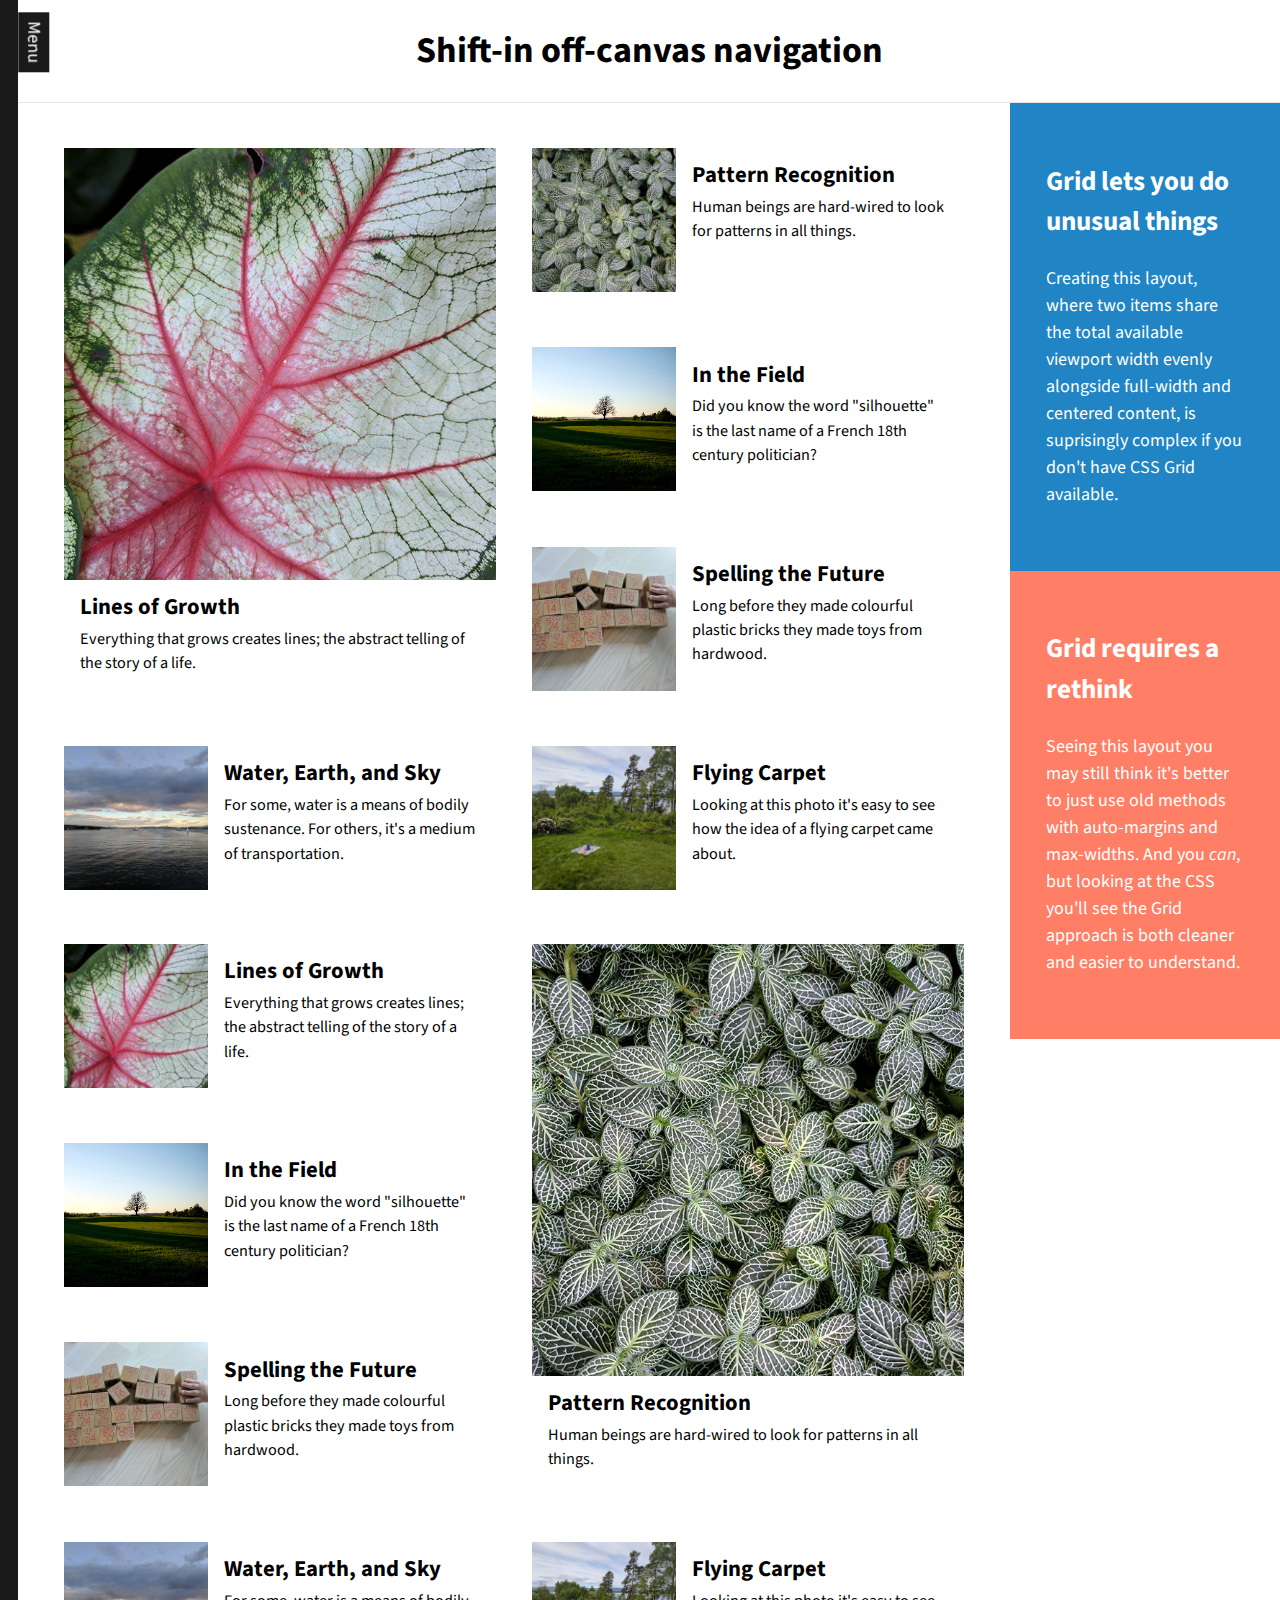
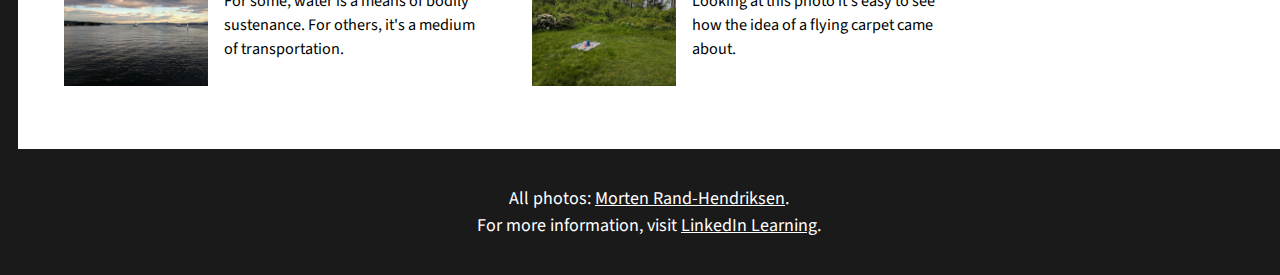
<file: 06-accessible-off-screen-nav-layouts/example-b/index.html>
<!DOCTYPE html>
<html lang="en-US">

<head>
    <meta charset="UTF-8">
    <meta name="viewport" content="width=device-width, initial-scale=1">
    <title>Shift-in off-canvas navigation with CSS Grid</title>
    <link href="https://fonts.googleapis.com/css?family=PT+Serif:400,400i,700,700i|Source+Sans+Pro:400,400i,600,600i" rel="stylesheet">
    <link rel="stylesheet" href="style-main.css" type="text/css" media="all">
	<script src="functions.js" defer></script>
</head>

<body class="site">
    <a class="skip-link screen-reader-text" href="#content">Skip to content</a>

    <header class="masthead">
        <h1 class="site-title">Shift-in off-canvas navigation</h1>
    </header><!-- .masthead -->

	<section class="main-nav">
		<button class="trigger" aria-expanded="false">Menu<span class="screen-reader-text">Reveal menu</span></button>

		<nav>
			<ul>
				<li><a href="#">Home</a></li>
				<li><a href="#">About</a></li>
				<li><a href="#">Resources</a></li>
				<li><a href="#">Tutorials</a></li>
				<li><a href="#">Contact</a></li>
			</ul>
		</nav>
	</section><!-- .main-nav -->

    <main id="content" class="main-area">
        <ul class="cards">
            <li class="card-item double">
                <a href="#">
                    <figure class="card">
                        <img src="images/lines.jpg" alt="Lines on a tropical leaf.">
                        <figcaption class="caption">
                            <h3 class="caption-title">Lines of Growth</h3>
							<p>Everything that grows creates lines; the abstract telling of the story of a life.</p>
                        </figcaption>
                    </figure>
                </a>
            </li>
            <li class="card-item">
                <a href="#">
                    <figure class="card">
                        <img src="images/nerve.jpg" alt="Leaves of the Nerve Plant.">
                        <figcaption class="caption">
                            <h3 class="caption-title">Pattern Recognition</h3>
							<p>Human beings are hard-wired to look for patterns in all things.</p>
                        </figcaption>
                    </figure>
                </a>
            </li>
            <li class="card-item">
                <a href="#">
                    <figure class="card">
                        <img src="images/tree.jpg" alt="The silhouette of a tree during sundown.">
                        <figcaption class="caption">
                            <h3 class="caption-title">In the Field</h3>
							<p>Did you know the word "silhouette" is the last name of a French 18th century politician?</p>
                        </figcaption>
                    </figure>
                </a>
            </li>
            <li class="card-item">
                <a href="#">
                    <figure class="card">
                        <img src="images/blocks.jpg" alt="Classic wooden letter blocks.">
                        <figcaption class="caption">
                            <h3 class="caption-title">Spelling the Future</h3>
							<p>Long before they made colourful plastic bricks they made toys from hardwood.</p>
                        </figcaption>
                    </figure>
                </a>
            </li>
            <li class="card-item">
                <a href="#">
                    <figure class="card">
                        <img src="images/fjord.jpg" alt="Sundown over the Oslo fjord.">
                        <figcaption class="caption">
                            <h3 class="caption-title">Water, Earth, and Sky</h3>
							<p>For some, water is a means of bodily sustenance. For others, it's a medium of transportation.</p>
                        </figcaption>
                    </figure>
                </a>
            </li>
            <li class="card-item">
                <a href="#">
                    <figure class="card">
                        <img src="images/grass.jpg" alt="A baby sits on a carpet in the grass.">
                        <figcaption class="caption">
                            <h3 class="caption-title">Flying Carpet</h3>
							<p>Looking at this photo it's easy to see how the idea of a flying carpet came about.</p>
                        </figcaption>
                    </figure>
                </a>
            </li>
			<li class="card-item">
                <a href="#">
                    <figure class="card">
                        <img src="images/lines.jpg" alt="Lines on a tropical leaf.">
                        <figcaption class="caption">
                            <h3 class="caption-title">Lines of Growth</h3>
							<p>Everything that grows creates lines; the abstract telling of the story of a life.</p>
                        </figcaption>
                    </figure>
                </a>
            </li>
            <li class="card-item double">
                <a href="#">
                    <figure class="card">
                        <img src="images/nerve.jpg" alt="Leaves of the Nerve Plant.">
                        <figcaption class="caption">
                            <h3 class="caption-title">Pattern Recognition</h3>
							<p>Human beings are hard-wired to look for patterns in all things.</p>
                        </figcaption>
                    </figure>
                </a>
            </li>
            <li class="card-item">
                <a href="#">
                    <figure class="card">
                        <img src="images/tree.jpg" alt="The silhouette of a tree during sundown.">
                        <figcaption class="caption">
                            <h3 class="caption-title">In the Field</h3>
							<p>Did you know the word "silhouette" is the last name of a French 18th century politician?</p>
                        </figcaption>
                    </figure>
                </a>
            </li>
            <li class="card-item">
                <a href="#">
                    <figure class="card">
                        <img src="images/blocks.jpg" alt="Classic wooden letter blocks.">
                        <figcaption class="caption">
                            <h3 class="caption-title">Spelling the Future</h3>
							<p>Long before they made colourful plastic bricks they made toys from hardwood.</p>
                        </figcaption>
                    </figure>
                </a>
            </li>
            <li class="card-item">
                <a href="#">
                    <figure class="card">
                        <img src="images/fjord.jpg" alt="Sundown over the Oslo fjord.">
                        <figcaption class="caption">
                            <h3 class="caption-title">Water, Earth, and Sky</h3>
							<p>For some, water is a means of bodily sustenance. For others, it's a medium of transportation.</p>
                        </figcaption>
                    </figure>
                </a>
            </li>
            <li class="card-item">
                <a href="#">
                    <figure class="card">
                        <img src="images/grass.jpg" alt="A baby sits on a carpet in the grass.">
                        <figcaption class="caption">
                            <h3 class="caption-title">Flying Carpet</h3>
							<p>Looking at this photo it's easy to see how the idea of a flying carpet came about.</p>
                        </figcaption>
                    </figure>
                </a>
            </li>

        </ul>
    </main>

	<section class="sidebar">
		<aside class="twin">
			<h2 class="content-title">Grid lets you do unusual things</h2>
			<p>Creating this layout, where two items share the total available viewport width evenly alongside full-width and centered content, is suprisingly complex if you don't have CSS Grid available.</p>
		</aside>
		<aside class="twin">
			<h2 class="content-title">Grid requires a rethink</h2>
			<p>Seeing this layout you may still think it's better to just use old methods with auto-margins and max-widths. And you <em>can</em>, but looking at the CSS you'll see the Grid approach is both cleaner and easier to understand.</p>
		</aside>
	</section><!-- .twins -->

	<footer class="colophon">
		<aside>All photos: <a href="https://twitter.com/mor10" target="_blank" rel="nofollow">Morten Rand-Hendriksen</a>.</aside>
        <aside>For more information, visit <a href="https://linkedin.com/learning" target="_blank" rel="nofollow">LinkedIn Learning</a>.</aside>
    </footer>

</body>

</html>
</file>
<file: 01-core-principles/style-main.css>
/*--------------------------------------------------------------
Accessibility
--------------------------------------------------------------*/
/* Text meant only for screen readers */
.screen-reader-text {
	clip: rect(1px, 1px, 1px, 1px);
	position: absolute !important;
	height: 1px;
	width: 1px;
	overflow: hidden;
}

.screen-reader-text:hover,
.screen-reader-text:active,
.screen-reader-text:focus {
	background-color: #f1f1f1;
	border-radius: 3px;
	box-shadow: 0 0 2px 2px rgba(0, 0, 0, 0.6);
	clip: auto !important;
	color: #21759b;
	display: block;
	font-size: 14px;
	font-weight: bold;
	height: auto;
	left: 5px;
	line-height: normal;
	padding: 15px 23px 14px;
	text-decoration: none;
	top: 5px;
	width: auto;
	z-index: 100000; /* Above WP toolbar */
}

/*--------------------------------------------------------------
Typography
--------------------------------------------------------------*/

body {
	margin: 0;
}

body,
button,
input,
select,
textarea {
	font-family: 'Source Sans Pro', 'Helvetica', 'Arial', sans-serif;
	font-size: 18px;
	line-height: 1.5;
}

h1,
h2,
h3,
h4,
h5,
h6 {
	clear: both;
}

p {
	margin-bottom: 1.5em;
}

b,
strong {
	font-weight: bold;
}

dfn,
cite,
em,
i {
	font-style: italic;
}

blockquote {
	margin: 0 1.5em;
}

address {
	margin: 0 0 1.5em;
}

pre {
    display: inline-block;
    font-family: "Courier 10 Pitch", Courier, monospace;
    color: #ddca7e;
    background: #282c34;
	padding: .5em .8em;
    border-radius: .2em;
}

code,
kbd,
tt,
var {
	font: 15px Monaco, Consolas, "Andale Mono", "DejaVu Sans Mono", monospace;
}

abbr,
acronym {
	border-bottom: 1px dotted #666;
	cursor: help;
}

mark,
ins {
	background: #fff9c0;
	text-decoration: none;
}

sup,
sub {
	font-size: 75%;
	height: 0;
	line-height: 0;
	position: relative;
	vertical-align: baseline;
}

sup {
	bottom: 1ex;
}

sub {
	top: .5ex;
}

small {
	font-size: 75%;
}

big {
	font-size: 125%;
}

/* Global layouts */
@media screen and (min-width: 700px) {
    .two-column {
        column-count: 2;
        column-gap: 2.4em;
    }
}

/* Global buttons */
.content-button {
	padding: .5em 1em;
	border: 3px solid #B51C35;
	/*border-radius: 10px;*/
	font-weight: 600;
}

a.content-button {
	color: black;
	text-decoration: none;
}

a.content-button:focus,
a.content-button:hover {
	background: #B51C35;
	color: #FFFCED;
}


/*--------------------------------------------------------------
General styling
--------------------------------------------------------------*/

.site {
	margin: 1em;
}

.masthead,
.page-title,
.main-content,
.sidebar,
.footer-content {
    padding: 1em;
    color: white;

}

.masthead {
    background-color: #b46ae3;
}

.page-title {
    background-color: #51a7fa;
}

.main-content {
    background-color: #70bf40;
}

.sidebar {
    background-color: #f49018;
}

.footer-content {
    background-color: #0265c0;
}
</file>
<file: 01-core-principles/style-grid.css>
.site {
	display: grid;
	grid-template-columns: 1fr 1fr;
	grid-template-rows: auto 1fr 3fr;
	grid-template-areas:
		'title title'
		'main masthead'
		'main sidebar'
		'footer footer';
	grid-gap: 1em;
}

@media screen and (min-width: 600px) {
	.site {
		grid-template-columns: 2fr 1fr 1fr;
		grid-template-areas:
			'title title title'
			'main masthead masthead'
			'main sidebar footer';
	}
}

.masthead {
	grid-area: masthead;
}

.page-title {
	grid-area: title;
}

.main-content {
	grid-area: main;
}

.sidebar {
	grid-area: sidebar;
}

.footer-content {
	grid-area: footer;
}
</file>
<file: 03-multi-column-layout/style-main.css>
/*--------------------------------------------------------------
Accessibility
--------------------------------------------------------------*/
/* Text meant only for screen readers */
.screen-reader-text {
	clip: rect(1px, 1px, 1px, 1px);
	position: absolute !important;
	height: 1px;
	width: 1px;
	overflow: hidden;
}

.screen-reader-text:hover,
.screen-reader-text:active,
.screen-reader-text:focus {
	background-color: #f1f1f1;
	border-radius: 3px;
	box-shadow: 0 0 2px 2px rgba(0, 0, 0, 0.6);
	clip: auto !important;
	color: #21759b;
	display: block;
	font-size: 14px;
	font-weight: bold;
	height: auto;
	left: 5px;
	line-height: normal;
	padding: 15px 23px 14px;
	text-decoration: none;
	top: 5px;
	width: auto;
	z-index: 100000; /* Above WP toolbar */
}

/*--------------------------------------------------------------
Typography
--------------------------------------------------------------*/

body {
	margin: 0;
}

body,
button,
input,
select,
textarea {
	font-family: 'Source Sans Pro', 'Helvetica', 'Arial', sans-serif;
	font-size: 18px;
	line-height: 1.5;
}

h1,
h2,
h3,
h4,
h5,
h6 {
	clear: both;
}

p {
	margin-bottom: 1.5em;
}

b,
strong {
	font-weight: bold;
}

dfn,
cite,
em,
i {
	font-style: italic;
}

blockquote {
	margin: 0 1.5em;
}

address {
	margin: 0 0 1.5em;
}

pre {
	display: inline-block;
	font-family: 'Courier 10 Pitch', Courier, monospace;
	color: #ddca7e;
	background: #282c34;
	padding: 0.5em 0.8em;
	border-radius: 0.2em;
}

code,
kbd,
tt,
var {
	font: 15px Monaco, Consolas, 'Andale Mono', 'DejaVu Sans Mono', monospace;
}

abbr,
acronym {
	border-bottom: 1px dotted #666;
	cursor: help;
}

mark,
ins {
	background: #fff9c0;
	text-decoration: none;
}

sup,
sub {
	font-size: 75%;
	height: 0;
	line-height: 0;
	position: relative;
	vertical-align: baseline;
}

sup {
	bottom: 1ex;
}

sub {
	top: 0.5ex;
}

small {
	font-size: 75%;
}

big {
	font-size: 125%;
}

figure {
	margin: 0;
	padding: 0;
}

/*--------------------------------------------------------------
General styling
--------------------------------------------------------------*/

h1,
h2,
h3 {
	text-align: center;
	margin: 0;
	padding: 1em 0;
}

p {
	margin: 0;
	padding: 1em 0;
}

img {
	display: block;
	border: 0;
	width: 100%;
	height: auto;
}

/* Promo section */

.logo,
.site-title {
	text-align: center;
}

.logo {
	font-size: 8em;
}

.site-title {
	margin-top: -1em;
	margin-bottom: 3em;
}

/* Splash section */

.splash {
	background: #fff6e5;
	padding-bottom: 2em;
}

.splash-content {
	padding: 1.5em;
}

@media screen and (min-width: 600px) {
	.splash-text {
		columns: 2;
		column-gap: 2em;
	}

	.splash-text p {
		padding-top: 0;
	}
}

/* Buckets section */

.buckets {
	padding: 2em 1em 1em;
	background: #3e454c;
}

.buckets ul {
	margin: 0;
	padding: 0;
}

.buckets li {
	margin-bottom: 1em;
	background: white;
	list-style-type: none;
}

.bucket {
	padding: 1.5em;
}

/* More section */

.more {
	padding: 2em;
}

.more-content {
	padding: 1.5em;
}

/* Twins section */

.sidebar {
	background: hsl(0, 0%, 90%);
}

.twin {
	padding: 2em;
	background: #2185c5;
	color: white;
}

.twin:last-of-type {
	background: #ff7f66;
}

/* Colophon section */
.colophon {
	padding: 2em;
	background: hsl(0, 0%, 10%);
	color: white;
	text-align: center;
}

.colophon a {
	color: white;
}

.colophon a:hover,
.colophon a:focus {
	border-bottom: 1px solid white;
}

/*--------------------------------------------------------------
Use flex to create a three-bucket layout
--------------------------------------------------------------*/

@media screen and (min-width: 700px) {
	@supports (display: flex) {
		.buckets ul {
			display: flex;
			justify-content: space-around;
		}

		.buckets li {
			width: 48%;
		}
	}
}

/*--------------------------------------------------------------
Basic responsive layout for all browsers:
--------------------------------------------------------------*/

.site {
	max-width: 50em;
	margin: 0 auto;
}

/*--------------------------------------------------------------
CSS Grid layout for modern browsers:
--------------------------------------------------------------*/

@supports (grid-area: auto) {
	@media screen and (min-width: 50em) {
		.site {
			max-width: none;
			display: grid;
			grid-template-columns: 15em auto;
		}

		.masthead {
			grid-column: 1/3;
		}

		.feature {
			grid-column: 2/3;
		}

		.main-area {
			grid-column: 2/3;
		}

		.sidebar {
			grid-column: 1/2;
			grid-row: 2/4;
		}

		.colophon {
			grid-column: 1/3;
		}
	}

	@media screen and (min-width: 65em) {
		.site {
			grid-template-columns: 15em auto 15em;
		}

		.masthead {
			grid-column: 1/4;
		}

		.sidebar {
			display: inherit;
			grid-template-columns: inherit;
			grid-column: 1/4;
			grid-row: 2/3;
			height: 0;
		}

		.twin:last-of-type {
			grid-column: 3/4;
		}

		.colophon {
			grid-column: 1/4;
		}
	}
}
</file>
<file: 04-single-column-layout/style-main.css>
/*--------------------------------------------------------------
Accessibility
--------------------------------------------------------------*/
/* Text meant only for screen readers */
.screen-reader-text {
	clip: rect(1px, 1px, 1px, 1px);
	position: absolute !important;
	height: 1px;
	width: 1px;
	overflow: hidden;
}

.screen-reader-text:hover,
.screen-reader-text:active,
.screen-reader-text:focus {
	background-color: #f1f1f1;
	border-radius: 3px;
	box-shadow: 0 0 2px 2px rgba(0, 0, 0, 0.6);
	clip: auto !important;
	color: #21759b;
	display: block;
	font-size: 14px;
	font-weight: bold;
	height: auto;
	left: 5px;
	line-height: normal;
	padding: 15px 23px 14px;
	text-decoration: none;
	top: 5px;
	width: auto;
	z-index: 100000; /* Above WP toolbar */
}

/*--------------------------------------------------------------
Typography
--------------------------------------------------------------*/

body {
	margin: 0;
}

body,
button,
input,
select,
textarea {
	font-family: 'Source Sans Pro', 'Helvetica', 'Arial', sans-serif;
	font-size: 18px;
	line-height: 1.5;
}

h1,
h2,
h3,
h4,
h5,
h6 {
	clear: both;
}

p {
	margin-bottom: 1.5em;
}

b,
strong {
	font-weight: bold;
}

dfn,
cite,
em,
i {
	font-style: italic;
}

blockquote {
	margin: 0 1.5em;
}

address {
	margin: 0 0 1.5em;
}

pre {
	display: inline-block;
	font-family: 'Courier 10 Pitch', Courier, monospace;
	color: #ddca7e;
	background: #282c34;
	padding: 0.5em 0.8em;
	border-radius: 0.2em;
}

code,
kbd,
tt,
var {
	font: 15px Monaco, Consolas, 'Andale Mono', 'DejaVu Sans Mono', monospace;
}

abbr,
acronym {
	border-bottom: 1px dotted #666;
	cursor: help;
}

mark,
ins {
	background: #fff9c0;
	text-decoration: none;
}

sup,
sub {
	font-size: 75%;
	height: 0;
	line-height: 0;
	position: relative;
	vertical-align: baseline;
}

sup {
	bottom: 1ex;
}

sub {
	top: 0.5ex;
}

small {
	font-size: 75%;
}

big {
	font-size: 125%;
}

/*--------------------------------------------------------------
General styling
--------------------------------------------------------------*/

h1,
h2,
h3 {
	text-align: center;
	margin: 0;
	padding: 1em 0;
}

p {
	margin: 0;
	padding: 1em 0;
}

img {
	display: block;
	border: 0;
	width: 100%;
	height: auto;
}

/* Promo section */

.logo,
.site-title {
	text-align: center;
}

.logo {
	font-size: 8em;
}

.site-title {
	margin-top: -1em;
	margin-bottom: 3em;
}

/* Splash section */

.splash {
	background: #fff6e5;
	padding-bottom: 2em;
}

.splash-content {
	padding: 1.5em;
}

@media screen and (min-width: 600px) {
	.splash-text {
		columns: 2;
		column-gap: 2em;
	}

	.splash-text p {
		padding-top: 0;
	}
}

/* Buckets section */

.buckets {
	padding: 2em 1em 1em;
	background: #3e454c;
}

.buckets ul {
	margin: 0;
	padding: 0;
}

.buckets li {
	margin-bottom: 1em;
	background: white;
	list-style-type: none;
}

.bucket {
	padding: 1.5em;
}

/* More section */

.more {
	padding: 2em;
}

/* Twins section */

.twin {
	padding: 2em;
	background: #2185c5;
	color: white;
}

.twin:last-of-type {
	background: #ff7f66;
}

/* Colophon section */
.colophon {
	padding: 2em;
	background: hsl(0, 0%, 10%);
	color: white;
	text-align: center;
}

.colophon a {
	color: white;
}

.colophon a:hover,
.colophon a:focus {
	border-bottom: 1px solid white;
}

/*--------------------------------------------------------------
Use flex to create a three-bucket layout
--------------------------------------------------------------*/

@media screen and (min-width: 700px) {
	@supports (display: flex) {
		.buckets ul {
			display: flex;
			justify-content: space-around;
		}

		.buckets li {
			width: 31%;
		}
	}
}

/*--------------------------------------------------------------
Basic responsive layout for all browsers:
--------------------------------------------------------------*/

.site {
	max-width: 50em;
	margin: 0 auto;
}

/*--------------------------------------------------------------
CSS Grid layout for modern browsers:
--------------------------------------------------------------*/

@supports (grid-area: auto) {
	@media screen and (min-width: 600px) {
		.site {
			max-width: none;
		}

		.main-area > *,
		.colophon {
			display: grid;
			grid-template-columns: 1fr repeat(2, minmax(auto, 25em)) 1fr;
		}

		.splash-content,
		.more-content,
		.buckets ul {
			grid-column: 2/4;
		}

		.twin,
		.colophon aside {
			grid-column: span 2;
		}
	}
}
</file>
<file: 05-various-card-layouts/example-a/style-main.css>
/*--------------------------------------------------------------
Accessibility
--------------------------------------------------------------*/
/* Text meant only for screen readers */
.screen-reader-text {
	clip: rect(1px, 1px, 1px, 1px);
	position: absolute !important;
	height: 1px;
	width: 1px;
	overflow: hidden;
}

.screen-reader-text:hover,
.screen-reader-text:active,
.screen-reader-text:focus {
	background-color: #f1f1f1;
	border-radius: 3px;
	box-shadow: 0 0 2px 2px rgba(0, 0, 0, 0.6);
	clip: auto !important;
	color: #21759b;
	display: block;
	font-size: 14px;
	font-weight: bold;
	height: auto;
	left: 5px;
	line-height: normal;
	padding: 15px 23px 14px;
	text-decoration: none;
	top: 5px;
	width: auto;
	z-index: 100000; /* Above WP toolbar */
}

/*--------------------------------------------------------------
Typography
--------------------------------------------------------------*/

body {
	margin: 0;
}

body,
button,
input,
select,
textarea {
	font-family: 'Source Sans Pro', 'Helvetica', 'Arial', sans-serif;
	font-size: 18px;
	line-height: 1.5;
}

h1,
h2,
h3,
h4,
h5,
h6 {
	clear: both;
	line-height: 1.3em;
}

p {
	margin-bottom: 1.5em;
}

b,
strong {
	font-weight: bold;
}

dfn,
cite,
em,
i {
	font-style: italic;
}

blockquote {
	margin: 0 1.5em;
}

address {
	margin: 0 0 1.5em;
}

pre {
	display: inline-block;
	font-family: 'Courier 10 Pitch', Courier, monospace;
	color: #ddca7e;
	background: #282c34;
	padding: 0.5em 0.8em;
	border-radius: 0.2em;
}

code,
kbd,
tt,
var {
	font: 15px Monaco, Consolas, 'Andale Mono', 'DejaVu Sans Mono', monospace;
}

abbr,
acronym {
	border-bottom: 1px dotted #666;
	cursor: help;
}

mark,
ins {
	background: #fff9c0;
	text-decoration: none;
}

sup,
sub {
	font-size: 75%;
	height: 0;
	line-height: 0;
	position: relative;
	vertical-align: baseline;
}

sup {
	bottom: 1ex;
}

sub {
	top: 0.5ex;
}

small {
	font-size: 75%;
}

big {
	font-size: 125%;
}

figure {
	margin: 0;
}

/*--------------------------------------------------------------
General styling
--------------------------------------------------------------*/

p {
	margin: 0;
	padding: 1em 0;
}

/* Header */

.masthead {
	text-align: center;
	border-bottom: 1px solid hsl(0, 0%, 90%);
}

/* Footer */
.colophon {
	padding: 2em;
	background: hsl(0, 0%, 10%);
	color: white;
	text-align: center;
}

.colophon a {
	color: white;
}

.colophon a:hover,
.colophon a:focus {
	border-bottom: 1px solid white;
}

/*--------------------------------------------------------------
Cards:
--------------------------------------------------------------*/
.main-area {
	padding: 1em;
	background-color: hsl(0, 0%, 90%);
}

.cards {
	margin: 0;
	padding: 0;
	list-style-type: none;
}

.card {
	margin-bottom: 1em;
}

.card a {
	display: block;
	padding: 0 1em;
	color: hsl(0, 0%, 5%);
	text-align: center;
	text-decoration: none;
	background: white;
	border: 1px transparent;
	transition: all 0.2s;
}

.card a:focus,
.card a:hover {
	margin: -5px 5px 5px -5px;
	box-shadow: 5px 5px 0px 0px hsla(0, 0%, 70%, 0.8);
}

.time {
	padding: 1em;
}

.month {
	text-transform: uppercase;
	color: hsl(201, 63%, 54%);
}

.date {
	font-weight: bold;
	font-size: 2em;
	line-height: 1em;
}

.cards h2 {
	margin: 0;
	padding-top: 0.5em;
}

.meta {
	padding-bottom: 1em;
}

/*--------------------------------------------------------------
Card grid:
--------------------------------------------------------------*/

@supports (grid-area: auto) {
	@media screen and (min-width: 50em) {
		.cards {
			display: grid;
			grid-template-columns: repeat(2, 1fr);
			grid-gap: 1em;
		}

		.card {
			margin-bottom: 0;
			display: flex;
		}

		.card a {
			width: 100%;
		}
	}

	.card a {
		display: grid;
		grid-template-columns: 6em auto;
		grid-template-rows: 1fr 1fr;
		padding: 0 1em 0 0;
		text-align: left;
	}

	.time {
		grid-column: 1;
		grid-row: 1/3;
		display: flex;
		flex-direction: column;
		align-items: center;
		justify-content: center;
	}

	.card h2 {
		grid-column: 2;
		grid-row: 1;
		align-self: flex-end;
	}

	.meta {
		grid-column: 2;
		grid-row: 2;
	}
}
</file>
<file: 05-various-card-layouts/example-b/style-main.css>
/*--------------------------------------------------------------
Accessibility
--------------------------------------------------------------*/
/* Text meant only for screen readers */
.screen-reader-text {
	clip: rect(1px, 1px, 1px, 1px);
	position: absolute !important;
	height: 1px;
	width: 1px;
	overflow: hidden;
}

.screen-reader-text:hover,
.screen-reader-text:active,
.screen-reader-text:focus {
	background-color: #f1f1f1;
	border-radius: 3px;
	box-shadow: 0 0 2px 2px rgba(0, 0, 0, 0.6);
	clip: auto !important;
	color: #21759b;
	display: block;
	font-size: 14px;
	font-weight: bold;
	height: auto;
	left: 5px;
	line-height: normal;
	padding: 15px 23px 14px;
	text-decoration: none;
	top: 5px;
	width: auto;
	z-index: 100000; /* Above WP toolbar */
}

/*--------------------------------------------------------------
Typography
--------------------------------------------------------------*/

body {
	margin: 0;
}

body,
button,
input,
select,
textarea {
	font-family: 'Source Sans Pro', 'Helvetica', 'Arial', sans-serif;
	font-size: 18px;
	line-height: 1.5;
}

h1,
h2,
h3,
h4,
h5,
h6 {
	clear: both;
}

p {
	margin-bottom: 1.5em;
}

b,
strong {
	font-weight: bold;
}

dfn,
cite,
em,
i {
	font-style: italic;
}

blockquote {
	margin: 0 1.5em;
}

address {
	margin: 0 0 1.5em;
}

pre {
	display: inline-block;
	font-family: 'Courier 10 Pitch', Courier, monospace;
	color: #ddca7e;
	background: #282c34;
	padding: 0.5em 0.8em;
	border-radius: 0.2em;
}

code,
kbd,
tt,
var {
	font: 15px Monaco, Consolas, 'Andale Mono', 'DejaVu Sans Mono', monospace;
}

abbr,
acronym {
	border-bottom: 1px dotted #666;
	cursor: help;
}

mark,
ins {
	background: #fff9c0;
	text-decoration: none;
}

sup,
sub {
	font-size: 75%;
	height: 0;
	line-height: 0;
	position: relative;
	vertical-align: baseline;
}

sup {
	bottom: 1ex;
}

sub {
	top: 0.5ex;
}

small {
	font-size: 75%;
}

big {
	font-size: 125%;
}

figure {
	margin: 0;
}

/*--------------------------------------------------------------
General styling
--------------------------------------------------------------*/

img {
	display: block;
	border: 0;
	width: 100%;
	height: auto;
}

/* Header */

.masthead {
	text-align: center;
	border-bottom: 1px solid hsl(0, 0%, 90%);
}

/*--------------------------------------------------------------
Cards:
--------------------------------------------------------------*/

.cards {
	margin: 1em;
	padding: 0;
	list-style-type: none;
}

.cards a {
	display: block;
	margin-bottom: 1em;
	text-decoration: none;
}

.caption {
	padding: 1em;
	background: hsla(246, 40%, 30%, 0.6);
	color: white;
	font-size: 1.2em;
	transition: all 0.4s;
}

a:focus .caption,
a:hover .caption {
	background: hsla(246, 40%, 30%, 1);
}

.caption-title {
	margin: 0;
	font-size: 1.4em;
	line-height: 1.1em;
}

/*--------------------------------------------------------------
CSS Grid layout for wider screens, when browser supports grid:
--------------------------------------------------------------*/
@supports (grid-area: auto) {
	@media screen and (min-width: 30em) {
		.cards {
			display: grid;
			grid-template-columns: repeat(2, 1fr);
			grid-gap: 1em;
		}

		.cards a {
			margin-bottom: 0;
		}

		.card {
			display: grid;
		}

		.card img,
		.caption {
			grid-column: 1;
			grid-row: 1;
		}

		.caption {
			display: flex;
			align-items: flex-end;
			opacity: 0;
		}

		a:focus .caption,
		a:hover .caption {
			background: hsla(246, 40%, 30%, 0.6);
			opacity: 1;
		}
	}

	@media screen and (min-width: 60em) {
		.cards {
			grid-template-columns: repeat(4, 1fr);
		}

		.double {
			grid-column: span 2;
			grid-row: span 2;
		}
	}
}
</file>
<file: 05-various-card-layouts/example-c/style-main.css>
/*--------------------------------------------------------------
Accessibility
--------------------------------------------------------------*/
/* Text meant only for screen readers */
.screen-reader-text {
	clip: rect(1px, 1px, 1px, 1px);
	position: absolute !important;
	height: 1px;
	width: 1px;
	overflow: hidden;
}

.screen-reader-text:hover,
.screen-reader-text:active,
.screen-reader-text:focus {
	background-color: #f1f1f1;
	border-radius: 3px;
	box-shadow: 0 0 2px 2px rgba(0, 0, 0, 0.6);
	clip: auto !important;
	color: #21759b;
	display: block;
	font-size: 14px;
	font-weight: bold;
	height: auto;
	left: 5px;
	line-height: normal;
	padding: 15px 23px 14px;
	text-decoration: none;
	top: 5px;
	width: auto;
	z-index: 100000; /* Above WP toolbar */
}

/*--------------------------------------------------------------
Typography
--------------------------------------------------------------*/

body {
	margin: 0;
}

body,
button,
input,
select,
textarea {
	font-family: 'Source Sans Pro', 'Helvetica', 'Arial', sans-serif;
	font-size: 18px;
	line-height: 1.5;
}

h1,
h2,
h3,
h4,
h5,
h6 {
	clear: both;
}

p {
	margin-bottom: 1.5em;
}

b,
strong {
	font-weight: bold;
}

dfn,
cite,
em,
i {
	font-style: italic;
}

blockquote {
	margin: 0 1.5em;
}

address {
	margin: 0 0 1.5em;
}

pre {
	display: inline-block;
	font-family: 'Courier 10 Pitch', Courier, monospace;
	color: #ddca7e;
	background: #282c34;
	padding: 0.5em 0.8em;
	border-radius: 0.2em;
}

code,
kbd,
tt,
var {
	font: 15px Monaco, Consolas, 'Andale Mono', 'DejaVu Sans Mono', monospace;
}

abbr,
acronym {
	border-bottom: 1px dotted #666;
	cursor: help;
}

mark,
ins {
	background: #fff9c0;
	text-decoration: none;
}

sup,
sub {
	font-size: 75%;
	height: 0;
	line-height: 0;
	position: relative;
	vertical-align: baseline;
}

sup {
	bottom: 1ex;
}

sub {
	top: 0.5ex;
}

small {
	font-size: 75%;
}

big {
	font-size: 125%;
}

figure {
	margin: 0;
}

/*--------------------------------------------------------------
General styling
--------------------------------------------------------------*/

img {
	display: block;
	border: 0;
	width: 100%;
	height: auto;
}

/* Header */

.masthead {
	padding: 0 1em;
	text-align: center;
	border-bottom: 1px solid hsl(0, 0%, 90%);
}

/*--------------------------------------------------------------
Cards:
--------------------------------------------------------------*/

.cards {
	max-width: 25em;
	margin: 1em auto;
	padding: 0;
	list-style-type: none;
}

.cards a {
	display: block;
	margin-bottom: 1em;
	text-decoration: none;
}

.caption {
	padding: 1em;
	font-size: 90%;
	color: black;
}

.caption-title {
	margin: 0;
	font-size: 1.4em;
	line-height: 1em;
}

.caption p {
	margin-top: 0.5em;
	margin-bottom: 0;
}

.cards a:focus .caption,
.cards a:hover .caption {
	background: hsl(0, 0%, 97%);
}

/*--------------------------------------------------------------
CSS Grid layout for wider screens, when browser supports grid:
--------------------------------------------------------------*/
@supports (grid-area: auto) {
	@media screen and (min-width: 27em) {
		.cards {
			margin: 0 auto;
			padding: 1em;
		}

		.card {
			margin: 1em 0;
			padding: 0.5em;
			display: grid;
			grid-template-columns: 8em auto;
		}

		.cards a:focus,
		.cards a:hover {
			outline: 1px solid hsl(0, 0%, 80%);
		}
	}

	@media screen and (min-width: 60em) {
		.cards {
			max-width: none;
			margin: 1em 0;
			display: grid;
			grid-template-columns: repeat(2, 25em);
			grid-gap: 1em;
			justify-content: center;
		}

		.card {
			margin: 0;
		}

		.double {
			grid-row: span 3;
		}

		.double .card {
			display: block;
		}
	}
}
</file>
<file: 06-accessible-off-screen-nav-layouts/example-a/style-main.css>
/*--------------------------------------------------------------
Accessibility
--------------------------------------------------------------*/
/* Text meant only for screen readers */
.screen-reader-text {
	clip: rect(1px, 1px, 1px, 1px);
	position: absolute !important;
	height: 1px;
	width: 1px;
	overflow: hidden;
}

.screen-reader-text:hover,
.screen-reader-text:active,
.screen-reader-text:focus {
	background-color: #f1f1f1;
	border-radius: 3px;
	box-shadow: 0 0 2px 2px rgba(0, 0, 0, 0.6);
	clip: auto !important;
	color: #21759b;
	display: block;
	font-size: 14px;
	font-weight: bold;
	height: auto;
	left: 5px;
	line-height: normal;
	padding: 15px 23px 14px;
	text-decoration: none;
	top: 5px;
	width: auto;
	z-index: 100000; /* Above WP toolbar */
}

/*--------------------------------------------------------------
Typography
--------------------------------------------------------------*/

body {
	margin: 0;
}

body,
button,
input,
select,
textarea {
	font-family: 'Source Sans Pro', 'Helvetica', 'Arial', sans-serif;
	font-size: 18px;
	line-height: 1.5;
}

h1,
h2,
h3,
h4,
h5,
h6 {
	clear: both;
}

p {
	margin-bottom: 1.5em;
}

b,
strong {
	font-weight: bold;
}

dfn,
cite,
em,
i {
	font-style: italic;
}

blockquote {
	margin: 0 1.5em;
}

address {
	margin: 0 0 1.5em;
}

pre {
    display: inline-block;
    font-family: "Courier 10 Pitch", Courier, monospace;
    color: #ddca7e;
    background: #282c34;
	padding: .5em .8em;
    border-radius: .2em;
}

code,
kbd,
tt,
var {
	font: 15px Monaco, Consolas, "Andale Mono", "DejaVu Sans Mono", monospace;
}

abbr,
acronym {
	border-bottom: 1px dotted #666;
	cursor: help;
}

mark,
ins {
	background: #fff9c0;
	text-decoration: none;
}

sup,
sub {
	font-size: 75%;
	height: 0;
	line-height: 0;
	position: relative;
	vertical-align: baseline;
}

sup {
	bottom: 1ex;
}

sub {
	top: .5ex;
}

small {
	font-size: 75%;
}

big {
	font-size: 125%;
}

figure {
	margin: 0;
}


/*--------------------------------------------------------------
General styling
--------------------------------------------------------------*/


img {
	display: block;
	border: 0;
	width: 100%;
	height: auto;
}


/*--------------------------------------------------------------
Header:
--------------------------------------------------------------*/

.masthead {
	padding: 0 1em;
	text-align: center;
	border-bottom: 1px solid hsl(0, 0%, 90%);
}

/*--------------------------------------------------------------
Navigation:
--------------------------------------------------------------*/
.main-nav {
	padding: 1em;
	font-size: 1.1em;
	color: white;
    background-color: hsl(0, 0%, 10%);
}

.trigger {
	display: none;
	padding: .1em .5em;
	color: white;
	background: hsl(0, 0%, 10%);
	border: none;
	transform: rotate(90deg);
}

.trigger:focus,
.trigger:hover {
	outline: 2px dotted hsl(0, 0%, 10%);
}

.trigger:focus {
	outline-color: white;
}

.main-nav ul {
	display: flex;
	justify-content: center;
	flex-wrap: wrap;
	margin: 0;
	padding: 0;
	list-style-type: none;
}

.main-nav a {
	display: block;
	padding: .4em 1em;
	color: white;
	text-decoration: none;
}

.main-nav a:focus,
.main-nav a:hover {
	text-decoration: underline;
}

/*--------------------------------------------------------------
Cards:
--------------------------------------------------------------*/

.cards {
	max-width: 25em;
	margin: 1em auto;
	padding: 0;
	list-style-type: none;

}

.cards a {
	display: block;
	margin-bottom: 1em;
	text-decoration: none;
}

.caption {
	padding: 1em;
	font-size: 90%;
	color: black;
}

.caption-title {
	margin: 0;
	font-size: 1.4em;
	line-height: 1em;
}

.caption p {
	margin-top: .5em;
	margin-bottom: 0;
}

.cards a:focus .caption,
.cards a:hover .caption {
	background: hsl(0, 0%, 97%);
}


/*--------------------------------------------------------------
Sidebar:
--------------------------------------------------------------*/

.twin {
	padding: 2em;
	background: #2185C5;
	color: white;
}

.twin:last-of-type {
	background: #FF7F66;
}

/*--------------------------------------------------------------
Footer:
--------------------------------------------------------------*/

.colophon {
	padding: 2em;
	background: hsl(0, 0%, 10%);
	color: white;
	text-align: center;
}

.colophon a {
	color: white;
}

.colophon a:hover,
.colophon a:focus {
	border-bottom: 1px solid white;
}

/*--------------------------------------------------------------
CSS Grid layout for wider screens, when browser supports grid:
--------------------------------------------------------------*/
@supports (grid-area: auto) {

	@media screen and (min-width: 27em) {

		.site {
			display: grid;
			grid-template-areas:
				"header"
				"main"
				"sidebar"
				"footer";
		}

		.masthead {
			grid-area: header;
		}

		.main-area {
			grid-area: main;
		}

		.sidebar {
			grid-area: sidebar;
		}

		.colophon {
			grid-area: footer;
		}

		.main-nav {
			position: relative;
			width: 12em;
			left: -13em;
			grid-column: 1;
			grid-row: 1/5;
		}

		.reveal .main-nav {
			left: 0;
		}

		.main-nav ul {
			position: fixed;
			display: none;
			flex-direction: column;
		}

		.reveal .main-nav ul {
			display: flex;
		}

		.trigger {
			position: fixed;
			display: block;
			top: 1.5em;
			left: .2em;
		}

		.reveal .trigger {
			left: 14.5em;
		}


		.cards {
			margin: 0 auto;
			padding: 1em;
		}

		.card {
			margin: 1em 0;
			padding: .5em;
			display: grid;
			grid-template-columns: 8em auto;
		}

		.cards a:focus,
		.cards a:hover {
			outline: 1px solid hsl(0, 0%, 80%);
		}


	}

	@media screen and (min-width: 60em) {

		.cards {
			max-width: none;
			margin: 1em 0;
			display: grid;
			grid-template-columns: repeat(2, 25em);
			grid-gap: 1em;
			justify-content: center;
		}

		.card {
			margin: 0;
		}

		.double {
			grid-row: span 3;
		}

		.double .card {
			display: block;
		}

	}

	@media screen and (min-width: 78em) {

		.site {
			grid-template-columns: auto 15em;
			grid-template-areas:
				"header header"
				"main sidebar"
				"footer footer";
		}
	}

}
</file>
<file: 06-accessible-off-screen-nav-layouts/example-b/style-main.css>
/*--------------------------------------------------------------
Accessibility
--------------------------------------------------------------*/
/* Text meant only for screen readers */
.screen-reader-text {
	clip: rect(1px, 1px, 1px, 1px);
	position: absolute !important;
	height: 1px;
	width: 1px;
	overflow: hidden;
}

.screen-reader-text:hover,
.screen-reader-text:active,
.screen-reader-text:focus {
	background-color: #f1f1f1;
	border-radius: 3px;
	box-shadow: 0 0 2px 2px rgba(0, 0, 0, 0.6);
	clip: auto !important;
	color: #21759b;
	display: block;
	font-size: 14px;
	font-weight: bold;
	height: auto;
	left: 5px;
	line-height: normal;
	padding: 15px 23px 14px;
	text-decoration: none;
	top: 5px;
	width: auto;
	z-index: 100000; /* Above WP toolbar */
}

/*--------------------------------------------------------------
Typography
--------------------------------------------------------------*/

body {
	margin: 0;
}

body,
button,
input,
select,
textarea {
	font-family: 'Source Sans Pro', 'Helvetica', 'Arial', sans-serif;
	font-size: 18px;
	line-height: 1.5;
}

h1,
h2,
h3,
h4,
h5,
h6 {
	clear: both;
}

p {
	margin-bottom: 1.5em;
}

b,
strong {
	font-weight: bold;
}

dfn,
cite,
em,
i {
	font-style: italic;
}

blockquote {
	margin: 0 1.5em;
}

address {
	margin: 0 0 1.5em;
}

pre {
	display: inline-block;
	font-family: 'Courier 10 Pitch', Courier, monospace;
	color: #ddca7e;
	background: #282c34;
	padding: 0.5em 0.8em;
	border-radius: 0.2em;
}

code,
kbd,
tt,
var {
	font: 15px Monaco, Consolas, 'Andale Mono', 'DejaVu Sans Mono', monospace;
}

abbr,
acronym {
	border-bottom: 1px dotted #666;
	cursor: help;
}

mark,
ins {
	background: #fff9c0;
	text-decoration: none;
}

sup,
sub {
	font-size: 75%;
	height: 0;
	line-height: 0;
	position: relative;
	vertical-align: baseline;
}

sup {
	bottom: 1ex;
}

sub {
	top: 0.5ex;
}

small {
	font-size: 75%;
}

big {
	font-size: 125%;
}

figure {
	margin: 0;
}

/*--------------------------------------------------------------
General styling
--------------------------------------------------------------*/

img {
	display: block;
	border: 0;
	width: 100%;
	height: auto;
}

/*--------------------------------------------------------------
Header:
--------------------------------------------------------------*/

.masthead {
	padding: 0 1em;
	text-align: center;
	border-bottom: 1px solid hsl(0, 0%, 90%);
}

/*--------------------------------------------------------------
Navigation:
--------------------------------------------------------------*/
.main-nav {
	padding: 1em;
	font-size: 1.1em;
	color: white;
	background-color: hsl(0, 0%, 10%);
}

.trigger {
	display: none;
	padding: 0.1em 0.5em;
	color: white;
	background: hsl(0, 0%, 10%);
	border: none;
	transform: rotate(90deg);
}

.trigger:focus,
.trigger:hover {
	outline: 2px dotted hsl(0, 0%, 10%);
}

.trigger:focus {
	outline-color: white;
}

.main-nav ul {
	display: flex;
	justify-content: center;
	flex-wrap: wrap;
	margin: 0;
	padding: 0;
	list-style-type: none;
}

.main-nav a {
	display: block;
	padding: 0.4em 1em;
	color: white;
	text-decoration: none;
}

.main-nav a:focus,
.main-nav a:hover {
	text-decoration: underline;
}

/*--------------------------------------------------------------
Cards:
--------------------------------------------------------------*/

.cards {
	max-width: 25em;
	margin: 1em auto;
	padding: 0;
	list-style-type: none;
}

.cards a {
	display: block;
	margin-bottom: 1em;
	text-decoration: none;
}

.caption {
	padding: 1em;
	font-size: 90%;
	color: black;
}

.caption-title {
	margin: 0;
	font-size: 1.4em;
	line-height: 1em;
}

.caption p {
	margin-top: 0.5em;
	margin-bottom: 0;
}

.cards a:focus .caption,
.cards a:hover .caption {
	background: hsl(0, 0%, 97%);
}

/*--------------------------------------------------------------
Sidebar:
--------------------------------------------------------------*/

.twin {
	padding: 2em;
	background: #2185c5;
	color: white;
}

.twin:last-of-type {
	background: #ff7f66;
}

/*--------------------------------------------------------------
Footer:
--------------------------------------------------------------*/

.colophon {
	padding: 2em;
	background: hsl(0, 0%, 10%);
	color: white;
	text-align: center;
}

.colophon a {
	color: white;
}

.colophon a:hover,
.colophon a:focus {
	border-bottom: 1px solid white;
}

/*--------------------------------------------------------------
CSS Grid layout for wider screens, when browser supports grid:
--------------------------------------------------------------*/
@supports (grid-area: auto) {
	@media screen and (min-width: 27em) {
		.site {
			position: relative;
			left: -14em;
			overflow-x: hidden;
			display: grid;
			grid-template-columns: 15em calc(100% - 1em);
			grid-template-areas:
				'nav header'
				'nav main'
				'nav sidebar'
				'nav footer';
			transition: left 0.6s;
		}

		.reveal {
			left: 0;
		}

		.masthead {
			grid-area: header;
		}

		.main-area {
			grid-area: main;
		}

		.sidebar {
			grid-area: sidebar;
		}

		.colophon {
			grid-area: footer;
		}

		.main-nav {
			grid-area: nav;
		}

		.main-nav ul {
			position: fixed;
			display: none;
			flex-direction: column;
		}

		.open ul {
			display: flex;
		}

		.trigger {
			position: fixed;
			display: block;
			top: 1.5em;
			left: 0.2em;
			transition: left 0.6s;
		}

		.reveal .trigger {
			left: 14em;
		}

		.cards {
			margin: 0 auto;
			padding: 1em;
		}

		.card {
			margin: 1em 0;
			padding: 0.5em;
			display: grid;
			grid-template-columns: 8em auto;
		}

		.cards a:focus,
		.cards a:hover {
			outline: 1px solid hsl(0, 0%, 80%);
		}
	}

	@media screen and (min-width: 60em) {
		.cards {
			max-width: none;
			margin: 1em 0;
			display: grid;
			grid-template-columns: repeat(2, 25em);
			grid-gap: 1em;
			justify-content: center;
		}

		.card {
			margin: 0;
		}

		.double {
			grid-row: span 3;
		}

		.double .card {
			display: block;
		}
	}

	@media screen and (min-width: 78em) {
		.site {
			grid-template-columns: 15em calc(100% - 16em) 15em;
			grid-template-areas:
				'nav header header'
				'nav main sidebar'
				'nav footer footer';
		}
	}
}
</file>
